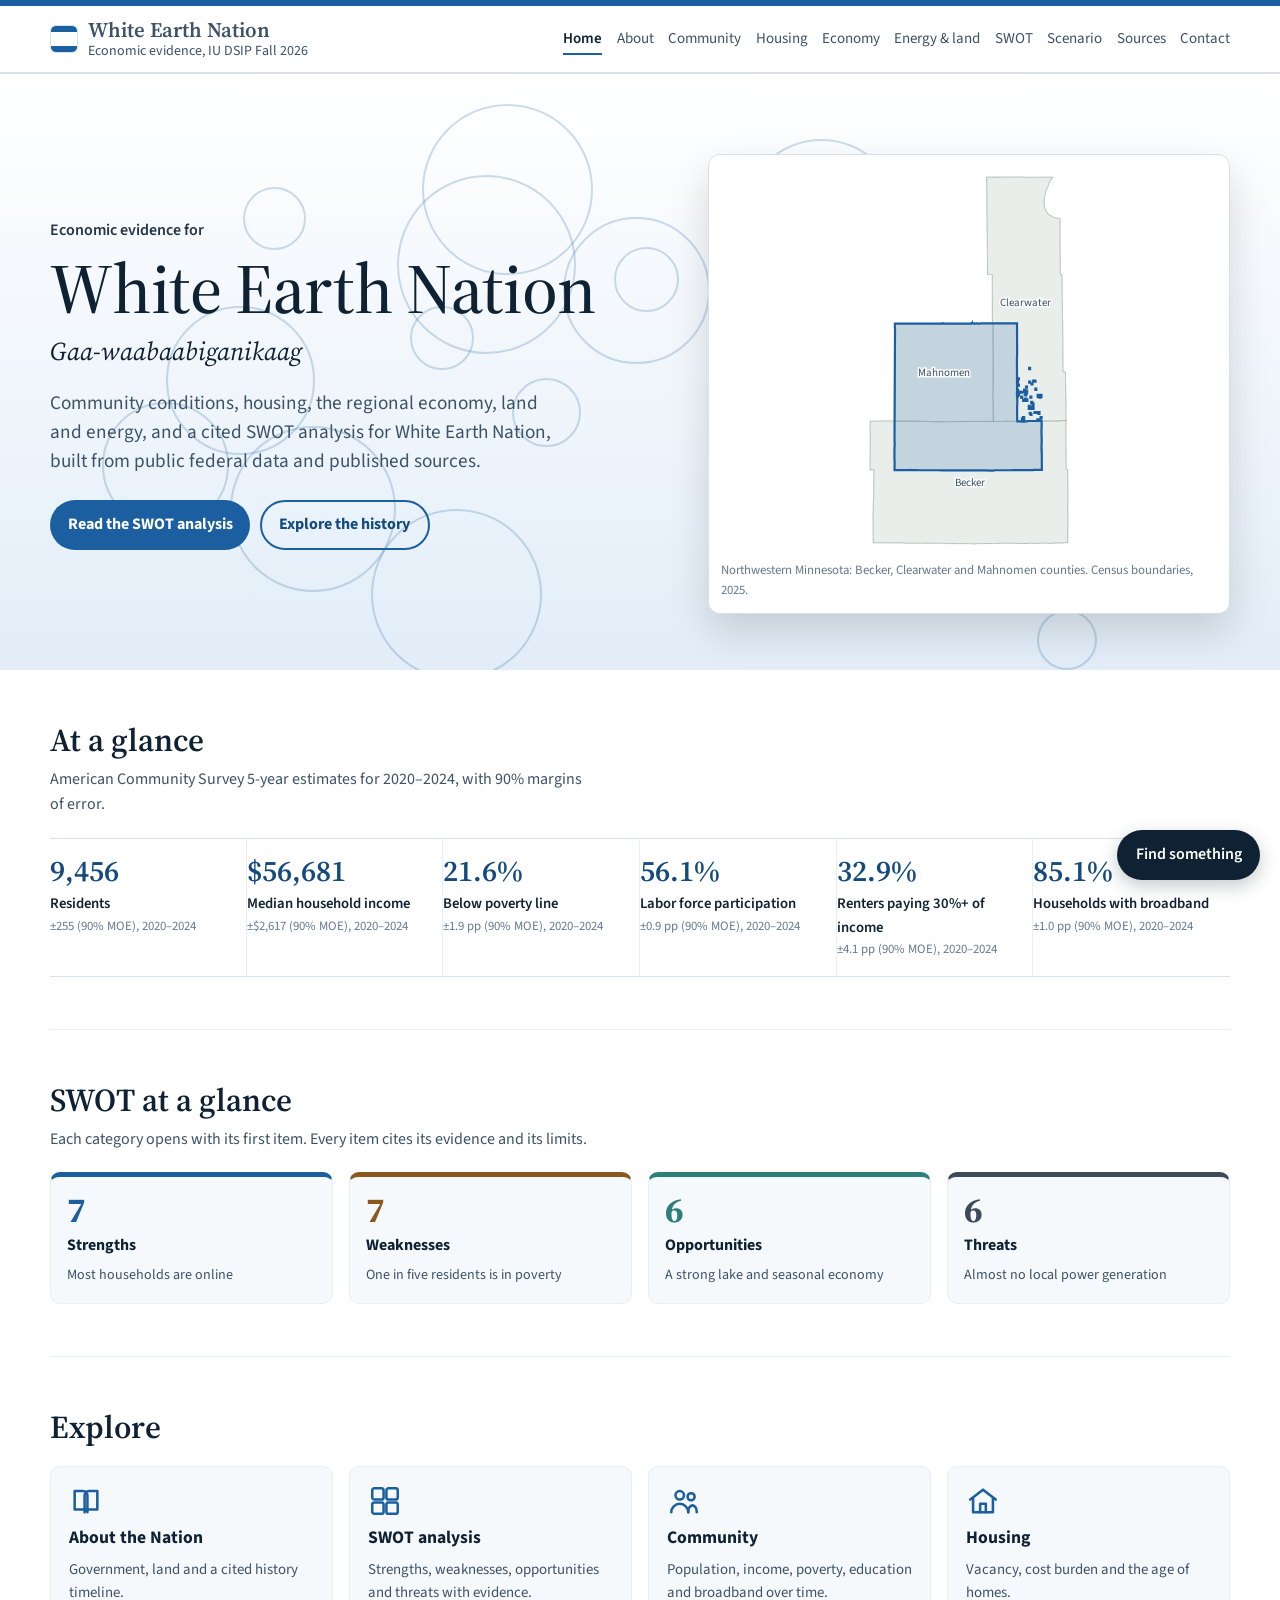
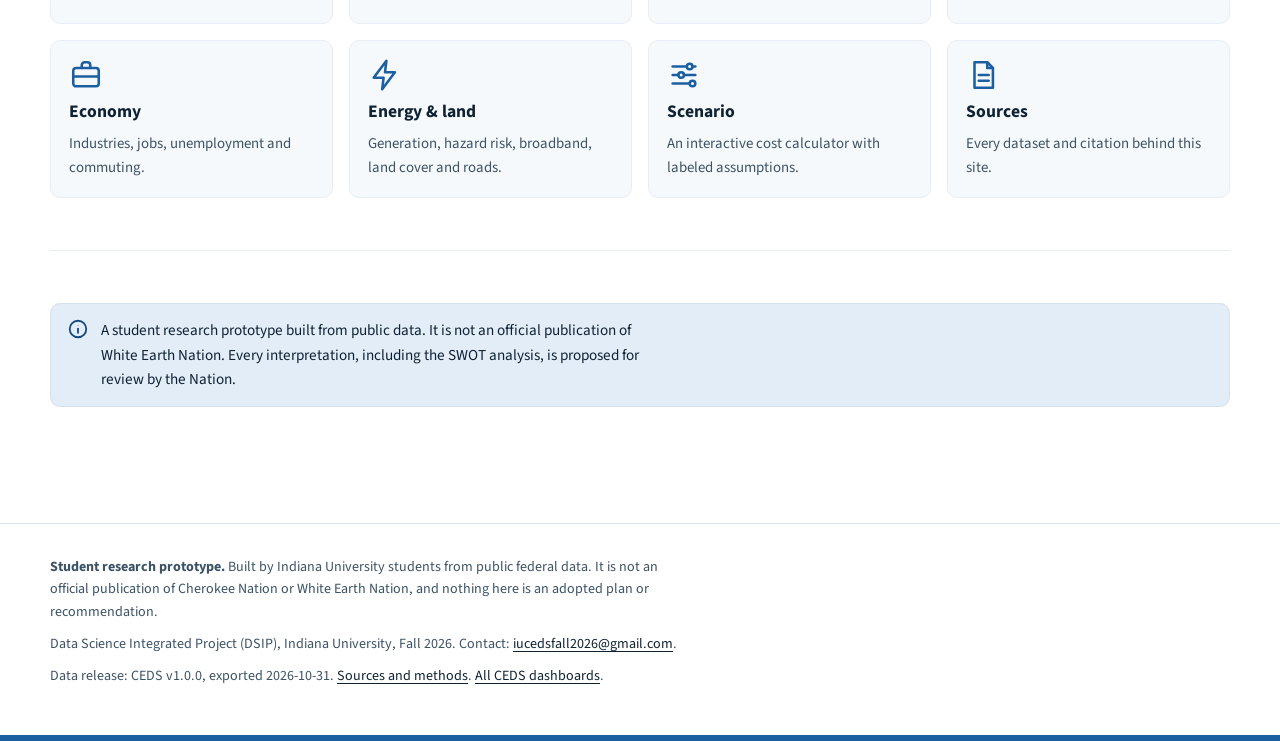
<file: index.html>
<!doctype html>
<html lang="en">
<head>
<meta charset="utf-8">
<meta name="viewport" content="width=device-width, initial-scale=1">
<meta name="robots" content="noindex, nofollow">
<meta name="description" content="Community conditions, housing, the regional economy, land and energy, and a cited SWOT analysis for White Earth Nation, built from public federal data and published sources.">
<title>White Earth Nation Economic Evidence | Community, Housing, Land & Regional Economy | Interactive D3.js Dashboards | Indiana University DSIP</title>
<link rel="icon" href="data:image/svg+xml,%3Csvg xmlns='http://www.w3.org/2000/svg' viewBox='0 0 32 32'%3E%3Crect width='32' height='32' rx='6' fill='%231c5fa0'/%3E%3Crect y='24' width='32' height='8' fill='%23ffffff'/%3E%3C/svg%3E">
<link rel="preconnect" href="https://fonts.googleapis.com">
<link rel="preconnect" href="https://fonts.gstatic.com" crossorigin>
<link rel="stylesheet" href="https://fonts.googleapis.com/css2?family=Source+Serif+4:opsz,wght@8..60,500;8..60,600;8..60,700&family=Source+Sans+3:wght@400;600;700&display=swap">
<link rel="stylesheet" href="./assets/css/style.css">
<link rel="stylesheet" href="./assets/css/theme.css">
</head>
<body class="site-white-earth" data-root="./" data-page="home" data-nation="White Earth">
<a class="skip-link" href="#main">Skip to content</a>
<header data-site-header></header>
<main id="main">
<section class="n-hero" aria-labelledby="hero-title">
  <div class="float-layer" aria-hidden="true"><span style="left:44%;top:24%;width:147px;height:147px;animation-duration:18s;animation-delay:-2s"></span><span style="left:48%;top:29%;width:65px;height:65px;animation-duration:29s;animation-delay:-17s"></span><span style="left:32%;top:39%;width:64px;height:64px;animation-duration:14s;animation-delay:-17s"></span><span style="left:8%;top:55%;width:127px;height:127px;animation-duration:26s;animation-delay:-10s"></span><span style="left:31%;top:17%;width:179px;height:179px;animation-duration:20s;animation-delay:-25s"></span><span style="left:33%;top:5%;width:171px;height:171px;animation-duration:30s;animation-delay:-8s"></span><span style="left:18%;top:59%;width:166px;height:166px;animation-duration:17s;animation-delay:-0s"></span><span style="left:13%;top:39%;width:149px;height:149px;animation-duration:22s;animation-delay:-5s"></span><span style="left:58%;top:11%;width:159px;height:159px;animation-duration:19s;animation-delay:-19s"></span><span style="left:81%;top:90%;width:60px;height:60px;animation-duration:16s;animation-delay:-27s"></span><span style="left:56%;top:49%;width:78px;height:78px;animation-duration:14s;animation-delay:-19s"></span><span style="left:29%;top:73%;width:171px;height:171px;animation-duration:22s;animation-delay:-13s"></span><span style="left:40%;top:51%;width:69px;height:69px;animation-duration:26s;animation-delay:-18s"></span><span style="left:19%;top:19%;width:63px;height:63px;animation-duration:16s;animation-delay:-0s"></span></div>
  <div class="wrap">
    <div>
      <p class="kicker">Economic evidence for</p>
      <h1 id="hero-title">White Earth Nation</h1>
      <p class="native-name">Gaa-waabaabiganikaag</p>
      <p class="lead">Community conditions, housing, the regional economy, land and energy, and a cited SWOT analysis for White Earth Nation, built from public federal data and published sources.</p>
      <div class="cta"><a class="btn primary" href="swot/">Read the SWOT analysis</a><a class="btn ghost" href="about/">Explore the history</a></div>
    </div>
    <figure class="hero-map" style="margin:0">
      <div id="map-chart" class="chart"></div>
      <figcaption class="source" style="margin-top:.4rem">Northwestern Minnesota: Becker, Clearwater and Mahnomen counties. Census boundaries, 2025.</figcaption>
    </figure>
  </div>
</section>
<div class="wrap">
  <section class="section" id="overview" aria-labelledby="glance-h">
    <header><h2 id="glance-h">At a glance</h2><p>American Community Survey 5-year estimates for <span data-period>2020–2024</span>, with 90% margins of error.</p></header>
    <div class="figures" id="figures"><p class="loading">Loading…</p></div>
  </section>
  <section class="section" id="swot-snapshot" aria-labelledby="snap-h">
    <header><h2 id="snap-h">SWOT at a glance</h2><p>Each category opens with its first item. Every item cites its evidence and its limits.</p></header>
    <div class="snap"><a href="swot/#list" style="--q:var(--q-s)"><b data-swot-count="Strength">0</b><em>Strengths</em><span data-swot-first="Strength"></span></a><a href="swot/#list" style="--q:var(--q-w)"><b data-swot-count="Weakness">0</b><em>Weaknesses</em><span data-swot-first="Weakness"></span></a><a href="swot/#list" style="--q:var(--q-o)"><b data-swot-count="Opportunity">0</b><em>Opportunities</em><span data-swot-first="Opportunity"></span></a><a href="swot/#list" style="--q:var(--q-t)"><b data-swot-count="Threat">0</b><em>Threats</em><span data-swot-first="Threat"></span></a></div>
  </section>
  <section class="section" aria-labelledby="explore-h">
    <header><h2 id="explore-h">Explore</h2></header>
    <div class="explore"><a href="about/"><svg viewBox="0 0 24 24" aria-hidden="true"><path d="M4 5h6a3 3 0 0 1 3 3v12a2 2 0 0 0-2-2H4z"/><path d="M20 5h-6a3 3 0 0 0-3 3v12a2 2 0 0 1 2-2h7z"/></svg><strong>About the Nation</strong><span>Government, land and a cited history timeline.</span></a><a href="swot/"><svg viewBox="0 0 24 24" aria-hidden="true"><rect x="3" y="3" width="8" height="8" rx="1.5"/><rect x="13" y="3" width="8" height="8" rx="1.5"/><rect x="3" y="13" width="8" height="8" rx="1.5"/><rect x="13" y="13" width="8" height="8" rx="1.5"/></svg><strong>SWOT analysis</strong><span>Strengths, weaknesses, opportunities and threats with evidence.</span></a><a href="community/"><svg viewBox="0 0 24 24" aria-hidden="true"><circle cx="9" cy="8" r="3"/><circle cx="17" cy="9" r="2.5"/><path d="M3 20c0-3.3 2.7-6 6-6s6 2.7 6 6"/><path d="M15 20c0-2.5 1-4.5 3-5 2 .5 3 2.5 3 5"/></svg><strong>Community</strong><span>Population, income, poverty, education and broadband over time.</span></a><a href="housing/"><svg viewBox="0 0 24 24" aria-hidden="true"><path d="M3 11l9-7 9 7"/><path d="M5 10v10h14V10"/><path d="M10 20v-6h4v6"/></svg><strong>Housing</strong><span>Vacancy, cost burden and the age of homes.</span></a><a href="economy/"><svg viewBox="0 0 24 24" aria-hidden="true"><rect x="3" y="7" width="18" height="13" rx="2"/><path d="M9 7V5a2 2 0 0 1 2-2h2a2 2 0 0 1 2 2v2"/><path d="M3 13h18"/></svg><strong>Economy</strong><span>Industries, jobs, unemployment and commuting.</span></a><a href="energy/"><svg viewBox="0 0 24 24" aria-hidden="true"><path d="M13 2L4 14h7l-1 8 9-12h-7z"/></svg><strong>Energy & land</strong><span>Generation, hazard risk, broadband, land cover and roads.</span></a><a href="scenario/"><svg viewBox="0 0 24 24" aria-hidden="true"><path d="M4 6h10"/><path d="M18 6h2"/><circle cx="16" cy="6" r="2"/><path d="M4 12h4"/><path d="M12 12h8"/><circle cx="10" cy="12" r="2"/><path d="M4 18h12"/><circle cx="18" cy="18" r="2"/></svg><strong>Scenario</strong><span>An interactive cost calculator with labeled assumptions.</span></a><a href="sources/"><svg viewBox="0 0 24 24" aria-hidden="true"><path d="M6 3h9l4 4v14H6z"/><path d="M15 3v4h4"/><path d="M9 12h7M9 16h7"/></svg><strong>Sources</strong><span>Every dataset and citation behind this site.</span></a></div>
  </section>
  <section class="section">
    <div class="review-note"><svg viewBox="0 0 24 24" aria-hidden="true"><circle cx="12" cy="12" r="9"/><path d="M12 11v6M12 7.5v.5"/></svg><p style="margin:0">A student research prototype built from public data. It is not an official publication of White Earth Nation. Every interpretation, including the SWOT analysis, is proposed for review by the Nation.</p></div>
  </section>
</div>
</main>
<footer data-site-footer></footer>
<script src="./assets/js/site-config.js"></script>
<script src="./assets/vendor/d3.v7.9.0.min.js"></script>
<script src="./assets/js/core.js"></script>
<script src="./assets/js/charts.js"></script>
<script src="./assets/js/maps.js"></script>
<script src="./assets/js/navigator.js"></script>
<script src="./assets/js/pages/nation.js"></script>
<script src="./assets/js/pages/home.js"></script>
</body>
</html>
</file>
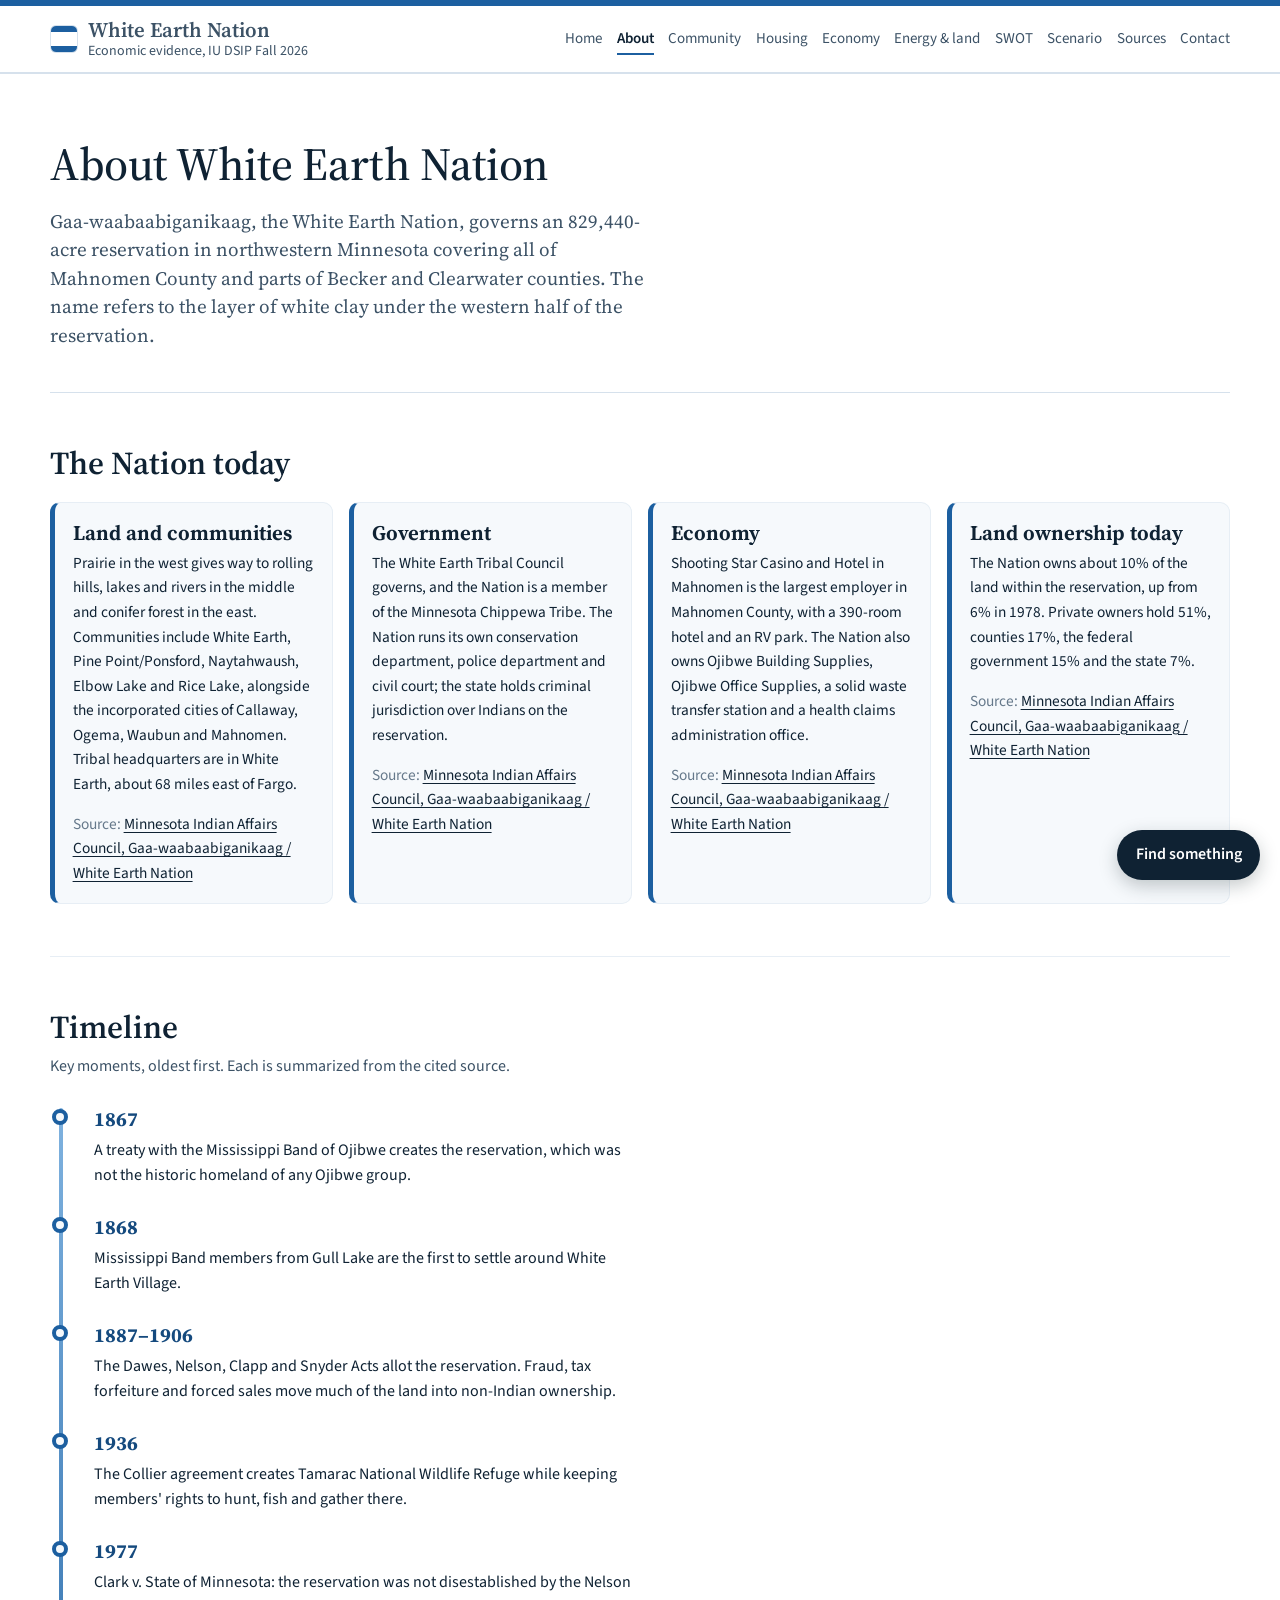
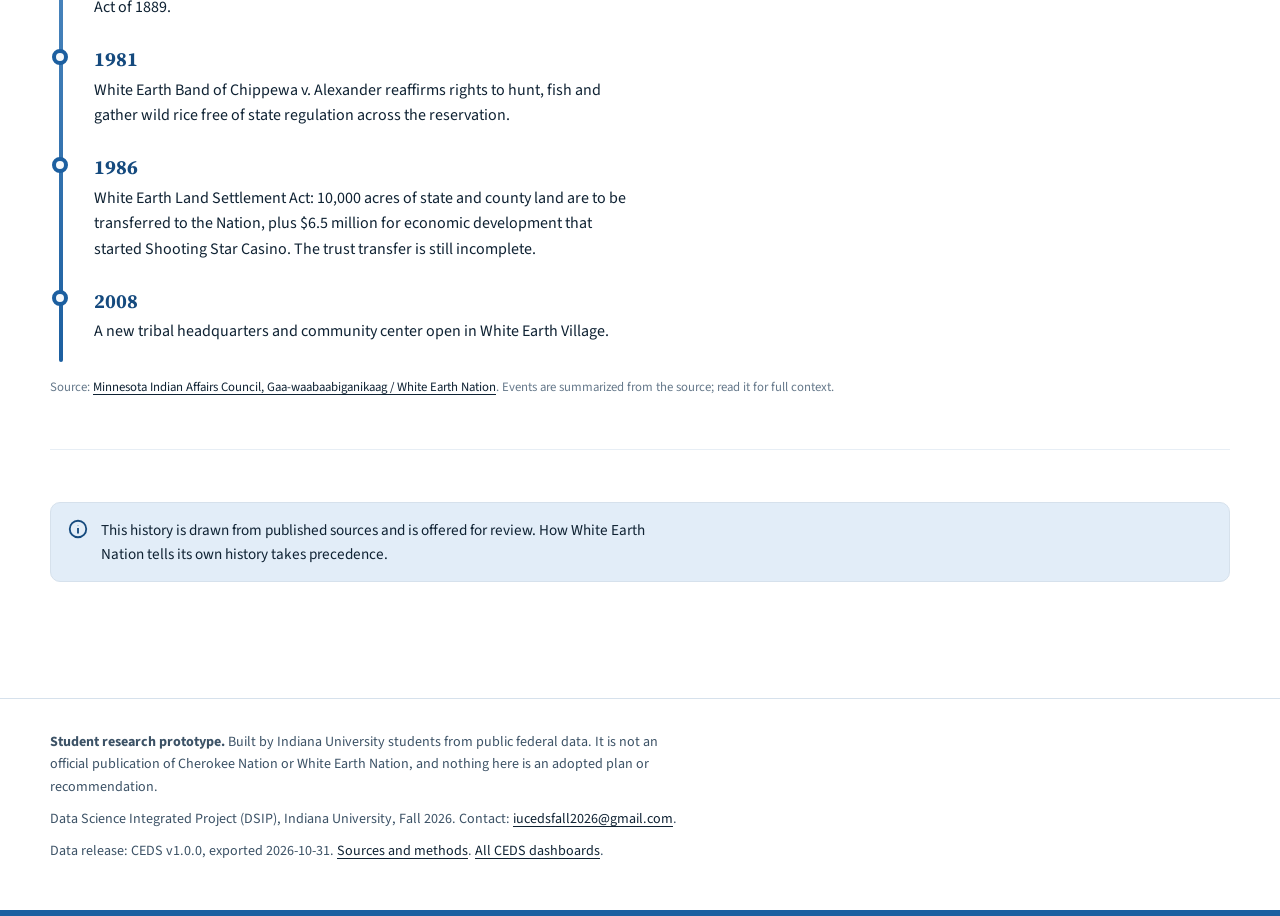
<file: about/index.html>
<!doctype html>
<html lang="en">
<head>
<meta charset="utf-8">
<meta name="viewport" content="width=device-width, initial-scale=1">
<meta name="robots" content="noindex, nofollow">
<meta name="description" content="Community conditions, housing, the regional economy, land and energy, and a cited SWOT analysis for White Earth Nation, built from public federal data and published sources.">
<title>About | White Earth Nation</title>
<link rel="icon" href="data:image/svg+xml,%3Csvg xmlns='http://www.w3.org/2000/svg' viewBox='0 0 32 32'%3E%3Crect width='32' height='32' rx='6' fill='%231c5fa0'/%3E%3Crect y='24' width='32' height='8' fill='%23ffffff'/%3E%3C/svg%3E">
<link rel="preconnect" href="https://fonts.googleapis.com">
<link rel="preconnect" href="https://fonts.gstatic.com" crossorigin>
<link rel="stylesheet" href="https://fonts.googleapis.com/css2?family=Source+Serif+4:opsz,wght@8..60,500;8..60,600;8..60,700&family=Source+Sans+3:wght@400;600;700&display=swap">
<link rel="stylesheet" href="../assets/css/style.css">
<link rel="stylesheet" href="../assets/css/theme.css">
</head>
<body class="site-white-earth" data-root="../" data-page="about" data-nation="White Earth">
<a class="skip-link" href="#main">Skip to content</a>
<header data-site-header></header>
<main id="main">
<div class="wrap">
  <section class="page-head">
    <h1>About White Earth Nation</h1>
    <p class="lead" id="about-lead"></p>
  </section>
  <section class="section" aria-labelledby="facts-h">
    <header><h2 id="facts-h">The Nation today</h2></header>
    <div class="facts" id="about-facts"><p class="loading">Loading…</p></div>
  </section>
  <section class="section" aria-labelledby="tl-h">
    <header><h2 id="tl-h">Timeline</h2><p>Key moments, oldest first. Each is summarized from the cited source.</p></header>
    <ol class="timeline" id="timeline"></ol>
    <p class="source" id="timeline-source"></p>
  </section>
  <section class="section">
    <div class="review-note"><svg viewBox="0 0 24 24" aria-hidden="true"><circle cx="12" cy="12" r="9"/><path d="M12 11v6M12 7.5v.5"/></svg><p style="margin:0">This history is drawn from published sources and is offered for review. How White Earth Nation tells its own history takes precedence.</p></div>
  </section>
</div>
</main>
<footer data-site-footer></footer>
<script src="../assets/js/site-config.js"></script>
<script src="../assets/vendor/d3.v7.9.0.min.js"></script>
<script src="../assets/js/core.js"></script>
<script src="../assets/js/charts.js"></script>
<script src="../assets/js/maps.js"></script>
<script src="../assets/js/navigator.js"></script>
<script src="../assets/js/pages/about.js"></script>
</body>
</html>
</file>
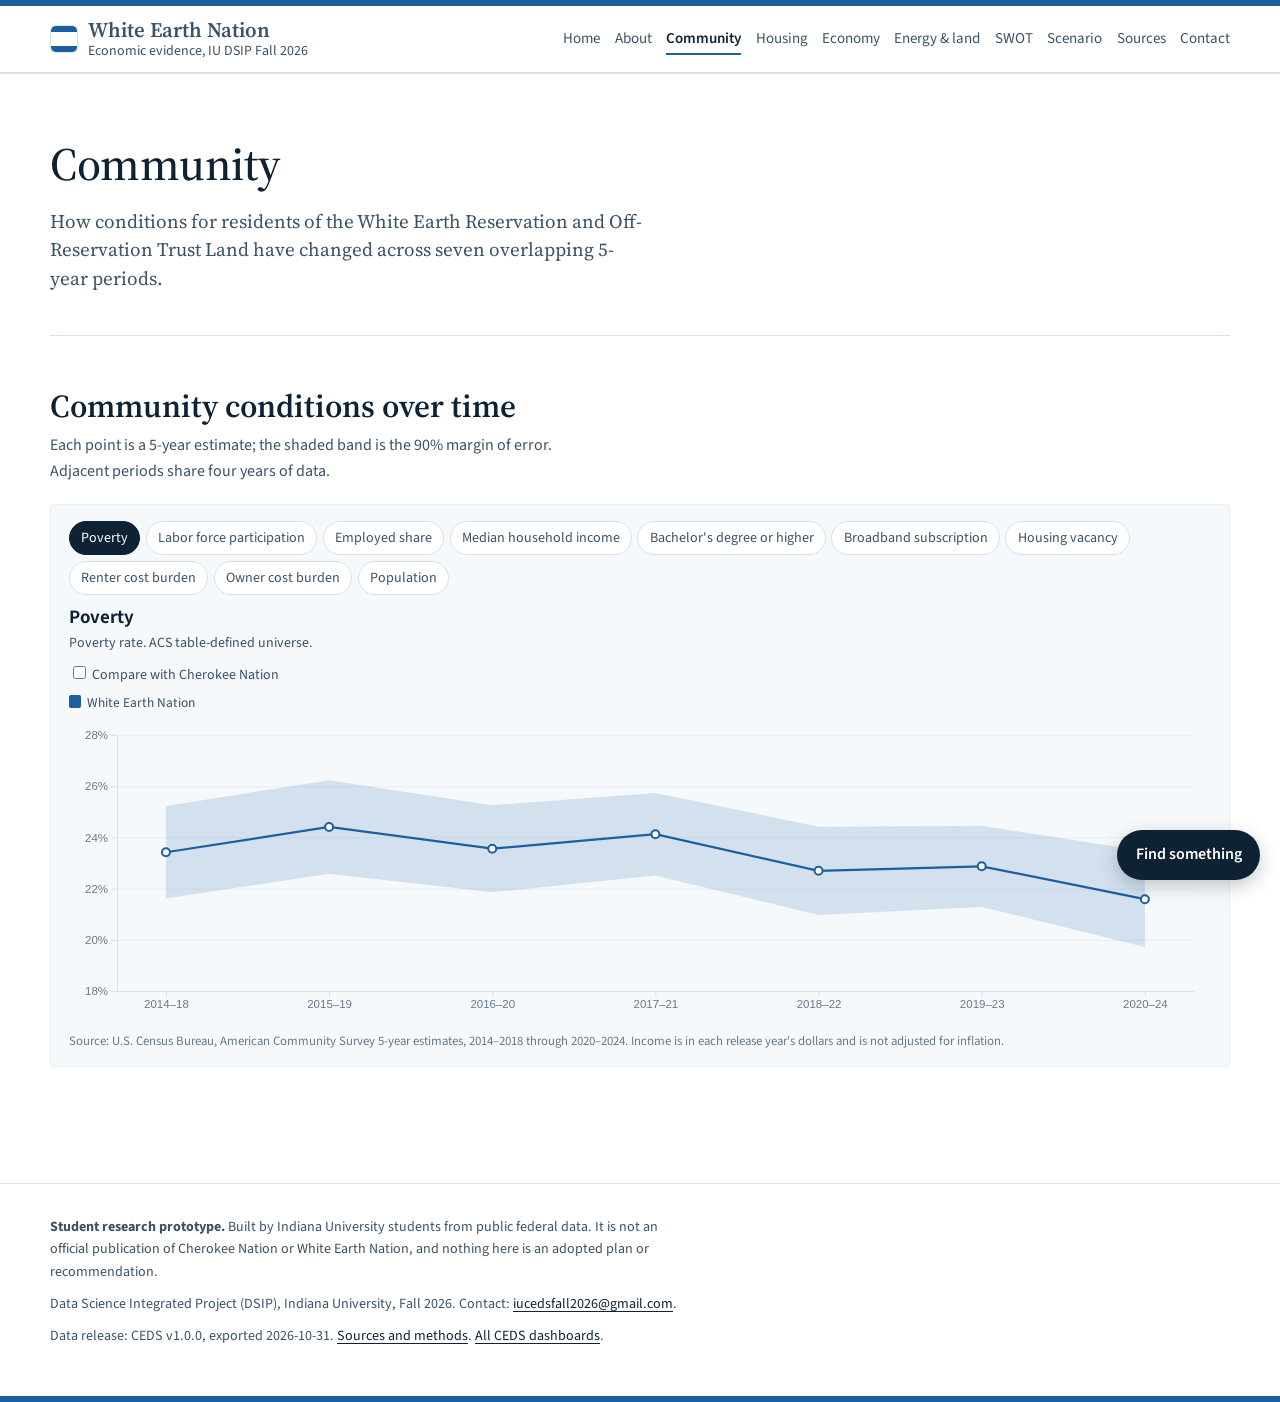
<file: community/index.html>
<!doctype html>
<html lang="en">
<head>
<meta charset="utf-8">
<meta name="viewport" content="width=device-width, initial-scale=1">
<meta name="robots" content="noindex, nofollow">
<meta name="description" content="Community conditions, housing, the regional economy, land and energy, and a cited SWOT analysis for White Earth Nation, built from public federal data and published sources.">
<title>Community | White Earth Nation</title>
<link rel="icon" href="data:image/svg+xml,%3Csvg xmlns='http://www.w3.org/2000/svg' viewBox='0 0 32 32'%3E%3Crect width='32' height='32' rx='6' fill='%231c5fa0'/%3E%3Crect y='24' width='32' height='8' fill='%23ffffff'/%3E%3C/svg%3E">
<link rel="preconnect" href="https://fonts.googleapis.com">
<link rel="preconnect" href="https://fonts.gstatic.com" crossorigin>
<link rel="stylesheet" href="https://fonts.googleapis.com/css2?family=Source+Serif+4:opsz,wght@8..60,500;8..60,600;8..60,700&family=Source+Sans+3:wght@400;600;700&display=swap">
<link rel="stylesheet" href="../assets/css/style.css">
<link rel="stylesheet" href="../assets/css/theme.css">
</head>
<body class="site-white-earth" data-root="../" data-page="community" data-nation="White Earth">
<a class="skip-link" href="#main">Skip to content</a>
<header data-site-header></header>
<main id="main">
<div class="wrap">
  <section class="page-head">
    <h1>Community</h1>
    <p class="lead">How conditions for residents of the White Earth Reservation and Off-Reservation Trust Land have changed across seven overlapping 5-year periods.</p>
  </section>
  <section class="section" id="trends" aria-labelledby="trends-h">
    <header><h2 id="trends-h">Community conditions over time</h2>
      <p>Each point is a 5-year estimate; the shaded band is the 90% margin of error. Adjacent periods share four years of data.</p></header>
    <div class="figure">
      <div class="seg" id="trend-seg" role="group" aria-label="Choose an indicator"></div>
      <h3 id="trend-title">Poverty</h3>
      <p class="sub" id="trend-def"></p>
      <label class="sub"><input type="checkbox" id="trend-compare"> Compare with Cherokee Nation</label>
      <ul class="legend" id="trend-legend"></ul>
      <div id="trend-chart" class="chart"></div>
      <p class="source">Source: U.S. Census Bureau, American Community Survey 5-year estimates, 2014–2018 through 2020–2024. Income is in each release year's dollars and is not adjusted for inflation.</p>
    </div>
  </section>
</div>
</main>
<footer data-site-footer></footer>
<script src="../assets/js/site-config.js"></script>
<script src="../assets/vendor/d3.v7.9.0.min.js"></script>
<script src="../assets/js/core.js"></script>
<script src="../assets/js/charts.js"></script>
<script src="../assets/js/maps.js"></script>
<script src="../assets/js/navigator.js"></script>
<script src="../assets/js/pages/nation.js"></script>
</body>
</html>
</file>
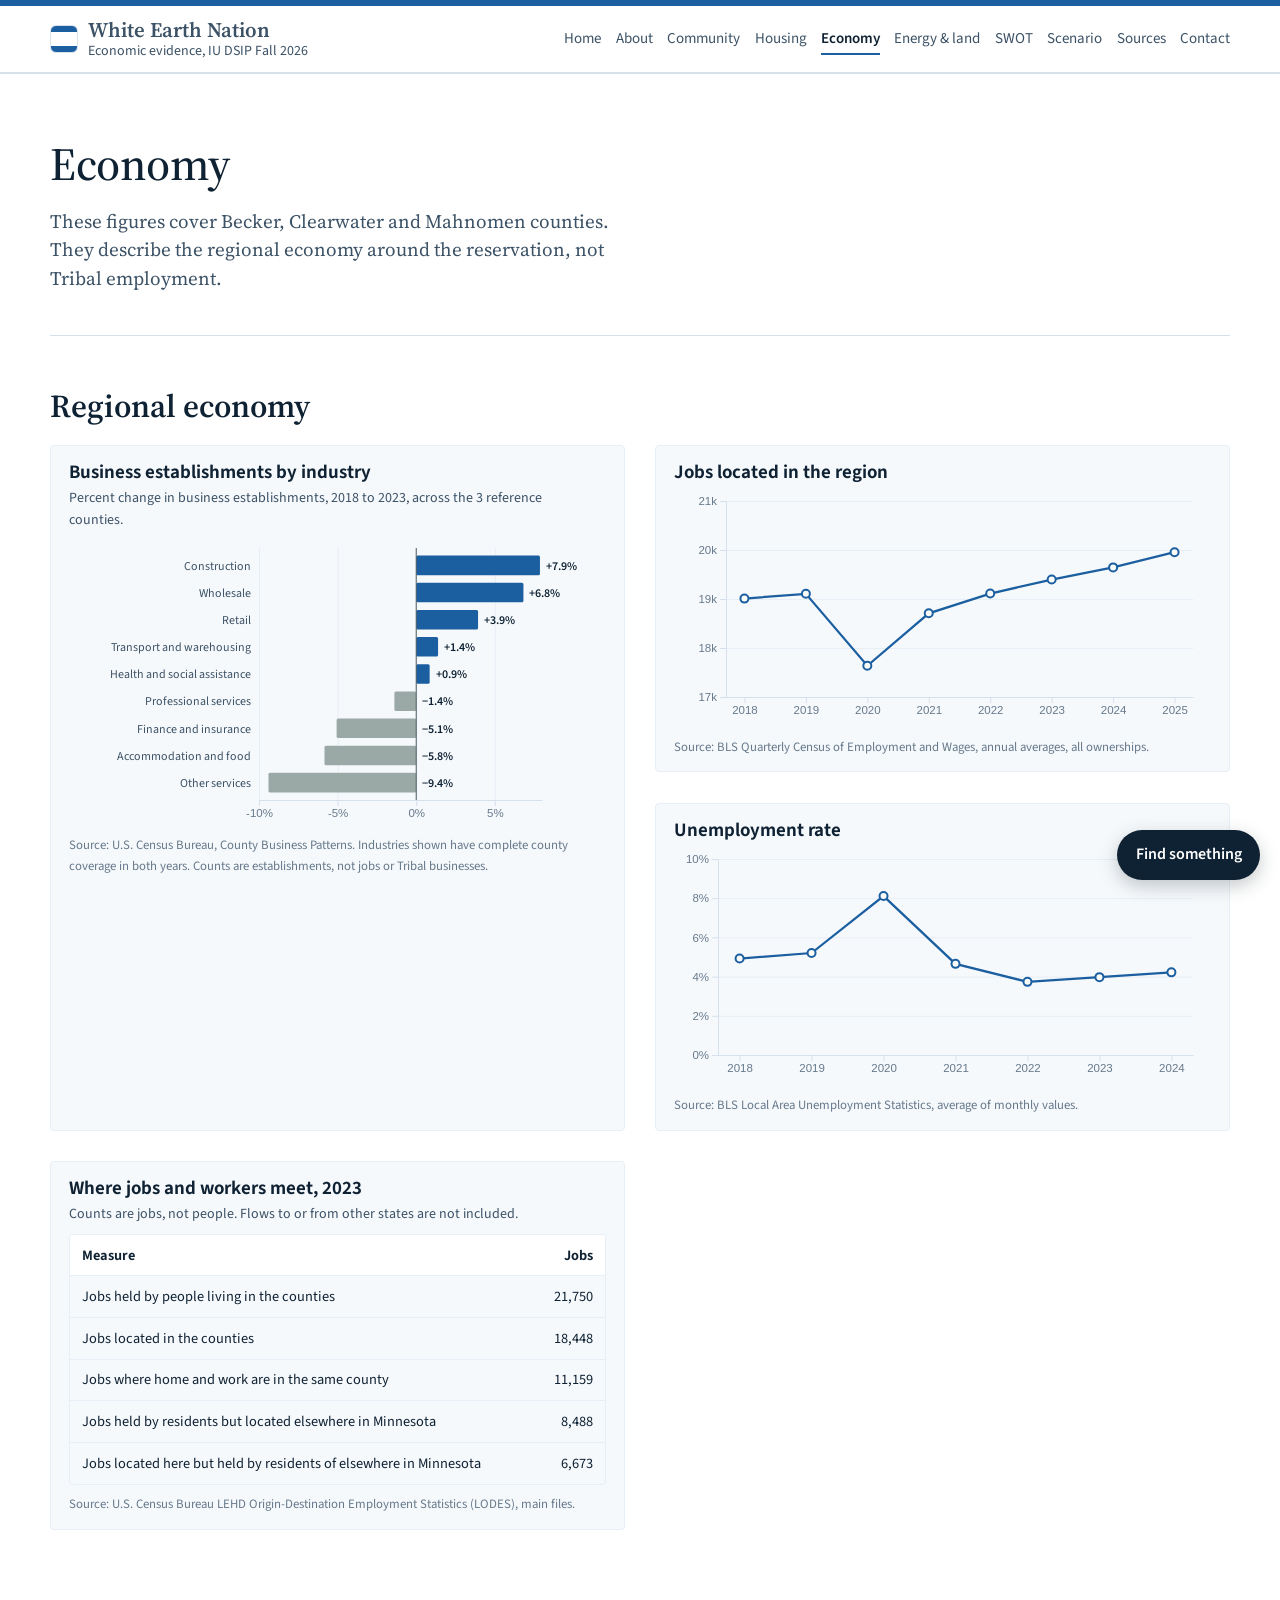
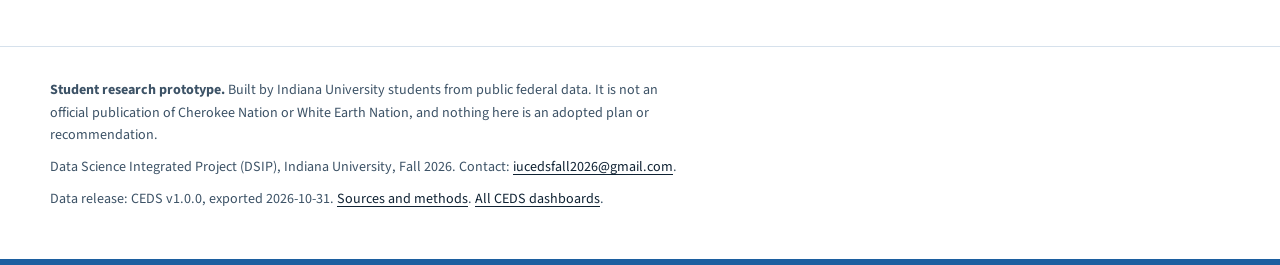
<file: economy/index.html>
<!doctype html>
<html lang="en">
<head>
<meta charset="utf-8">
<meta name="viewport" content="width=device-width, initial-scale=1">
<meta name="robots" content="noindex, nofollow">
<meta name="description" content="Community conditions, housing, the regional economy, land and energy, and a cited SWOT analysis for White Earth Nation, built from public federal data and published sources.">
<title>Economy | White Earth Nation</title>
<link rel="icon" href="data:image/svg+xml,%3Csvg xmlns='http://www.w3.org/2000/svg' viewBox='0 0 32 32'%3E%3Crect width='32' height='32' rx='6' fill='%231c5fa0'/%3E%3Crect y='24' width='32' height='8' fill='%23ffffff'/%3E%3C/svg%3E">
<link rel="preconnect" href="https://fonts.googleapis.com">
<link rel="preconnect" href="https://fonts.gstatic.com" crossorigin>
<link rel="stylesheet" href="https://fonts.googleapis.com/css2?family=Source+Serif+4:opsz,wght@8..60,500;8..60,600;8..60,700&family=Source+Sans+3:wght@400;600;700&display=swap">
<link rel="stylesheet" href="../assets/css/style.css">
<link rel="stylesheet" href="../assets/css/theme.css">
</head>
<body class="site-white-earth" data-root="../" data-page="economy" data-nation="White Earth">
<a class="skip-link" href="#main">Skip to content</a>
<header data-site-header></header>
<main id="main">
<div class="wrap">
  <section class="page-head">
    <h1>Economy</h1>
    <p class="lead">These figures cover Becker, Clearwater and Mahnomen counties. They describe the regional economy around the reservation, not Tribal employment.</p>
  </section>
  <section class="section" id="economy" aria-labelledby="economy-h">
    <header><h2 id="economy-h">Regional economy</h2>
      </header>
    <div class="grid-2">
      <div class="figure">
        <h3>Business establishments by industry</h3>
        <p class="sub" id="industry-sub"></p>
        <div id="industry-chart" class="chart"></div>
        <p class="source">Source: U.S. Census Bureau, County Business Patterns. Industries shown have complete county coverage in both years. Counts are establishments, not jobs or Tribal businesses.</p>
      </div>
      <div>
        <div class="figure">
          <h3>Jobs located in the region</h3>
          <div id="jobs-chart" class="chart"></div>
          <p class="source">Source: BLS Quarterly Census of Employment and Wages, annual averages, all ownerships.</p>
        </div>
        <div class="figure" style="margin-top: var(--gap)">
          <h3>Unemployment rate</h3>
          <div id="unemp-chart" class="chart"></div>
          <p class="source">Source: BLS Local Area Unemployment Statistics, average of monthly values.</p>
        </div>
      </div>
      <div class="figure">
        <h3>Where jobs and workers meet, <span id="commute-year"></span></h3>
        <p class="sub">Counts are jobs, not people. Flows to or from other states are not included.</p>
        <div class="table-wrap"><table id="commute-table"><thead><tr><th>Measure</th><th class="num">Jobs</th></tr></thead><tbody></tbody></table></div>
        <p class="source">Source: U.S. Census Bureau LEHD Origin-Destination Employment Statistics (LODES), main files.</p>
      </div>
    </div>
  </section>
</div>
</main>
<footer data-site-footer></footer>
<script src="../assets/js/site-config.js"></script>
<script src="../assets/vendor/d3.v7.9.0.min.js"></script>
<script src="../assets/js/core.js"></script>
<script src="../assets/js/charts.js"></script>
<script src="../assets/js/maps.js"></script>
<script src="../assets/js/navigator.js"></script>
<script src="../assets/js/pages/nation.js"></script>
</body>
</html>
</file>
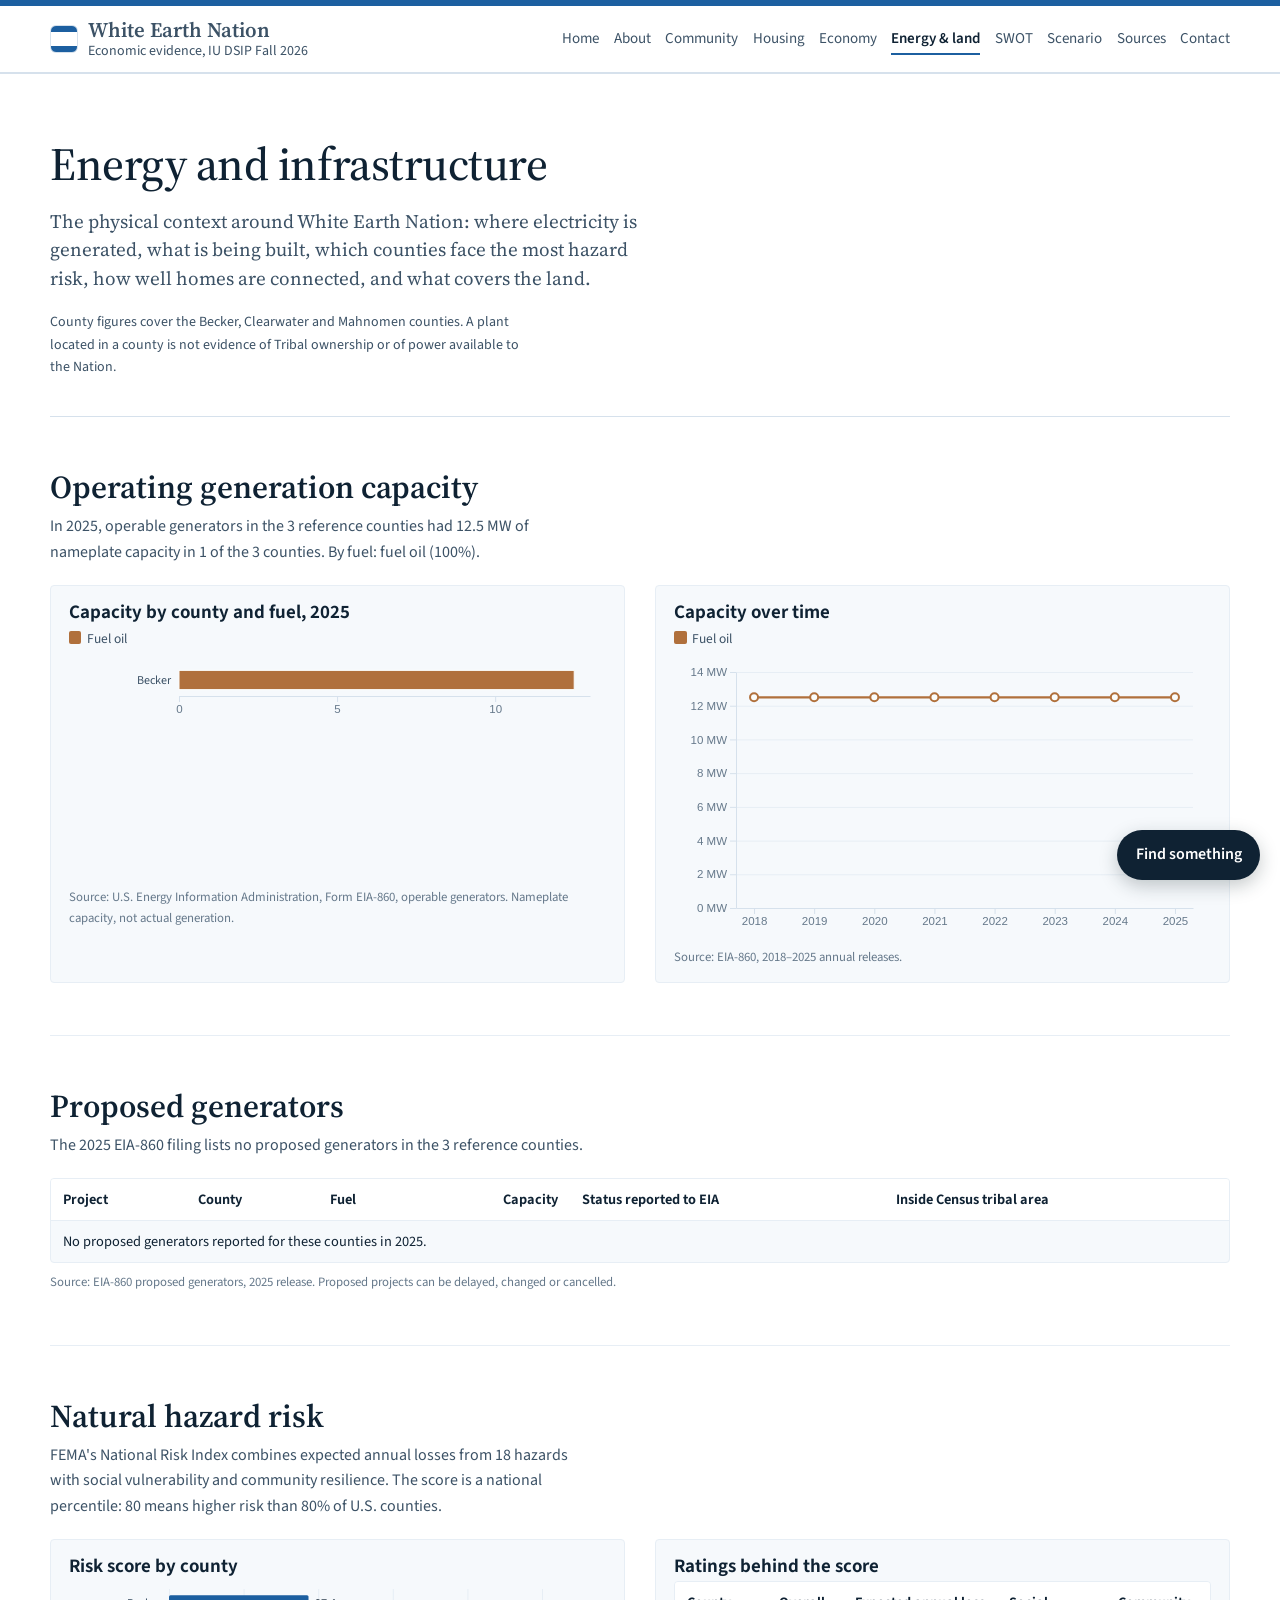
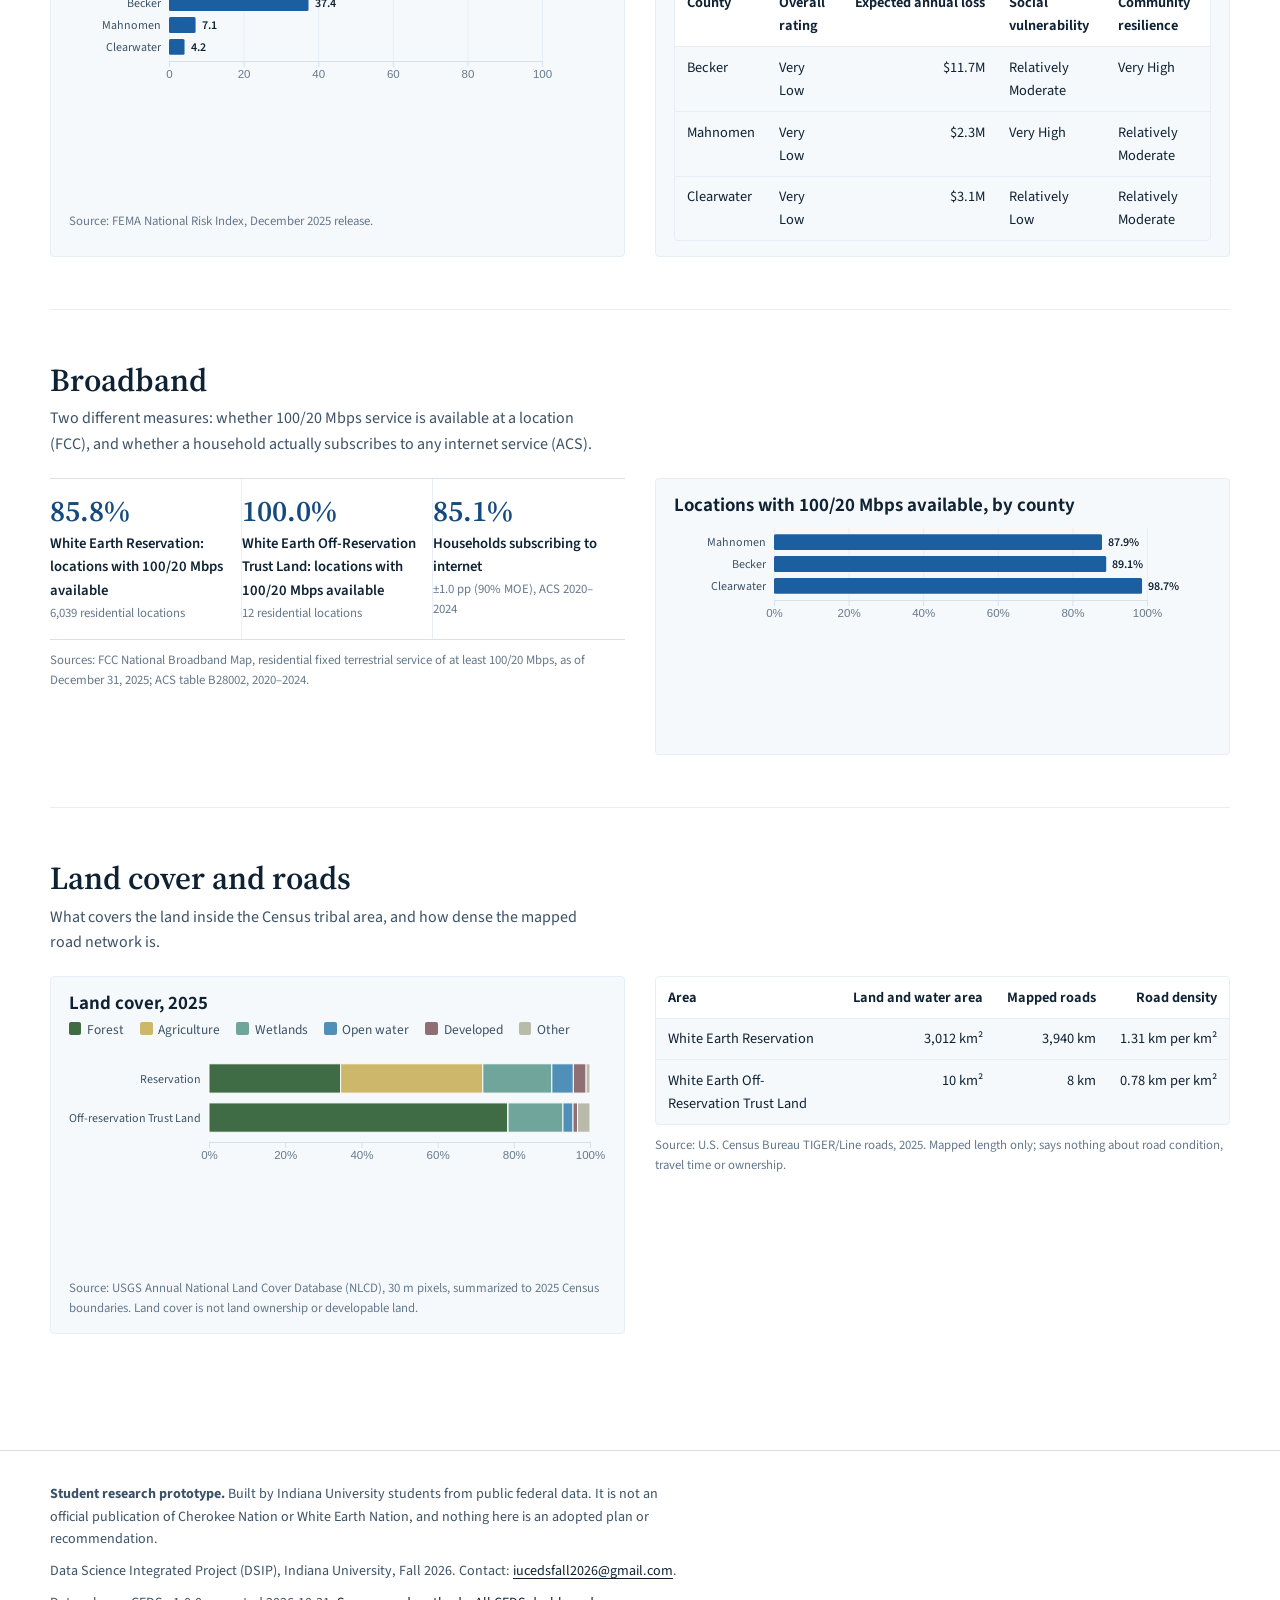
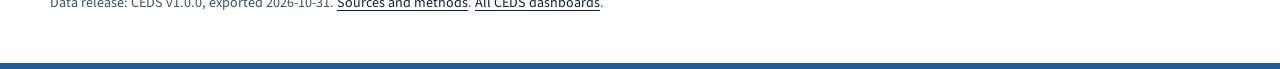
<file: energy/index.html>
<!doctype html>
<html lang="en">
<head>
<meta charset="utf-8">
<meta name="viewport" content="width=device-width, initial-scale=1">
<meta name="robots" content="noindex, nofollow">
<meta name="description" content="Community conditions, housing, the regional economy, land and energy, and a cited SWOT analysis for White Earth Nation, built from public federal data and published sources.">
<title>Energy and land | White Earth Nation</title>
<link rel="icon" href="data:image/svg+xml,%3Csvg xmlns='http://www.w3.org/2000/svg' viewBox='0 0 32 32'%3E%3Crect width='32' height='32' rx='6' fill='%231c5fa0'/%3E%3Crect y='24' width='32' height='8' fill='%23ffffff'/%3E%3C/svg%3E">
<link rel="preconnect" href="https://fonts.googleapis.com">
<link rel="preconnect" href="https://fonts.gstatic.com" crossorigin>
<link rel="stylesheet" href="https://fonts.googleapis.com/css2?family=Source+Serif+4:opsz,wght@8..60,500;8..60,600;8..60,700&family=Source+Sans+3:wght@400;600;700&display=swap">
<link rel="stylesheet" href="../assets/css/style.css">
<link rel="stylesheet" href="../assets/css/theme.css">
</head>
<body class="site-white-earth" data-root="../" data-page="energy" data-nation="White Earth">
<a class="skip-link" href="#main">Skip to content</a>
<header data-site-header></header>
<main id="main">
<div class="wrap">
  <section class="page-head">
    <h1>Energy and infrastructure</h1>
    <p class="lead">The physical context around White Earth Nation: where electricity is generated, what is being built, which counties face the most hazard risk, how well homes are connected, and what covers the land.</p>
    <p class="geo-note">County figures cover the Becker, Clearwater and Mahnomen counties. A plant located in a county is not evidence of Tribal ownership or of power available to the Nation.</p>
  </section>

  <section class="section" id="capacity" aria-labelledby="capacity-h">
    <header><h2 id="capacity-h">Operating generation capacity</h2>
      <p id="capacity-intro"></p></header>
    <div class="grid-2">
      <div class="figure">
        <h3>Capacity by county and fuel, <span class="ey"></span></h3>
        <ul class="legend" id="fuel-legend"></ul>
        <div id="capacity-chart" class="chart"></div>
        <p class="source">Source: U.S. Energy Information Administration, Form EIA-860, operable generators. Nameplate capacity, not actual generation.</p>
      </div>
      <div class="figure">
        <h3>Capacity over time</h3>
        <ul class="legend" id="fuel-trend-legend"></ul>
        <div id="capacity-trend" class="chart"></div>
        <p class="source">Source: EIA-860, 2018–2025 annual releases.</p>
      </div>
    </div>
  </section>

  <section class="section" id="proposed" aria-labelledby="proposed-h">
    <header><h2 id="proposed-h">Proposed generators</h2>
      <p id="proposed-intro"></p></header>
    <div class="table-wrap"><table id="proposed-table">
      <thead><tr><th>Project</th><th>County</th><th>Fuel</th><th class="num">Capacity</th><th>Status reported to EIA</th><th>Inside Census tribal area</th></tr></thead>
      <tbody></tbody></table></div>
    <p class="source">Source: EIA-860 proposed generators, <span class="py"></span> release. Proposed projects can be delayed, changed or cancelled.</p>
  </section>

  <section class="section" id="hazard" aria-labelledby="hazard-h">
    <header><h2 id="hazard-h">Natural hazard risk</h2>
      <p>FEMA's National Risk Index combines expected annual losses from 18 hazards with social vulnerability and community resilience. The score is a national percentile: 80 means higher risk than 80% of U.S. counties.</p></header>
    <div class="grid-2">
      <div class="figure">
        <h3>Risk score by county</h3>
        <div id="hazard-chart" class="chart"></div>
        <p class="source">Source: FEMA National Risk Index, <span class="nri"></span>.</p>
      </div>
      <div class="figure">
        <h3>Ratings behind the score</h3>
        <div class="table-wrap"><table id="hazard-table"><thead><tr><th>County</th><th>Overall rating</th><th class="num">Expected annual loss</th><th>Social vulnerability</th><th>Community resilience</th></tr></thead><tbody></tbody></table></div>
      </div>
    </div>
  </section>

  <section class="section" id="broadband" aria-labelledby="broadband-h">
    <header><h2 id="broadband-h">Broadband</h2>
      <p>Two different measures: whether 100/20 Mbps service is available at a location (FCC), and whether a household actually subscribes to any internet service (ACS).</p></header>
    <div class="grid-2">
      <div>
        <div class="figures" id="bb-figures"></div>
        <p class="source">Sources: FCC National Broadband Map, residential fixed terrestrial service of at least 100/20 Mbps, as of <span class="fcc"></span>; ACS table B28002, <span data-period>2020–2024</span>.</p>
      </div>
      <div class="figure">
        <h3>Locations with 100/20 Mbps available, by county</h3>
        <div id="bb-chart" class="chart"></div>
      </div>
    </div>
  </section>

  <section class="section" id="land" aria-labelledby="land-h">
    <header><h2 id="land-h">Land cover and roads</h2>
      <p>What covers the land inside the Census tribal area, and how dense the mapped road network is.</p></header>
    <div class="grid-2">
      <div class="figure">
        <h3>Land cover, <span class="ly"></span></h3>
        <ul class="legend" id="land-legend"></ul>
        <div id="land-chart" class="chart"></div>
        <p class="source">Source: USGS Annual National Land Cover Database (NLCD), 30 m pixels, summarized to 2025 Census boundaries. Land cover is not land ownership or developable land.</p>
      </div>
      <div>
        <div class="table-wrap"><table id="roads-table"><thead><tr><th>Area</th><th class="num">Land and water area</th><th class="num">Mapped roads</th><th class="num">Road density</th></tr></thead><tbody></tbody></table></div>
        <p class="source">Source: U.S. Census Bureau TIGER/Line roads, 2025. Mapped length only; says nothing about road condition, travel time or ownership.</p>
      </div>
    </div>
  </section>
</div>
</main>
<footer data-site-footer></footer>
<script src="../assets/js/site-config.js"></script>
<script src="../assets/vendor/d3.v7.9.0.min.js"></script>
<script src="../assets/js/core.js"></script>
<script src="../assets/js/charts.js"></script>
<script src="../assets/js/maps.js"></script>
<script src="../assets/js/navigator.js"></script>
<script src="../assets/js/pages/energy.js"></script>
</body>
</html>
</file>
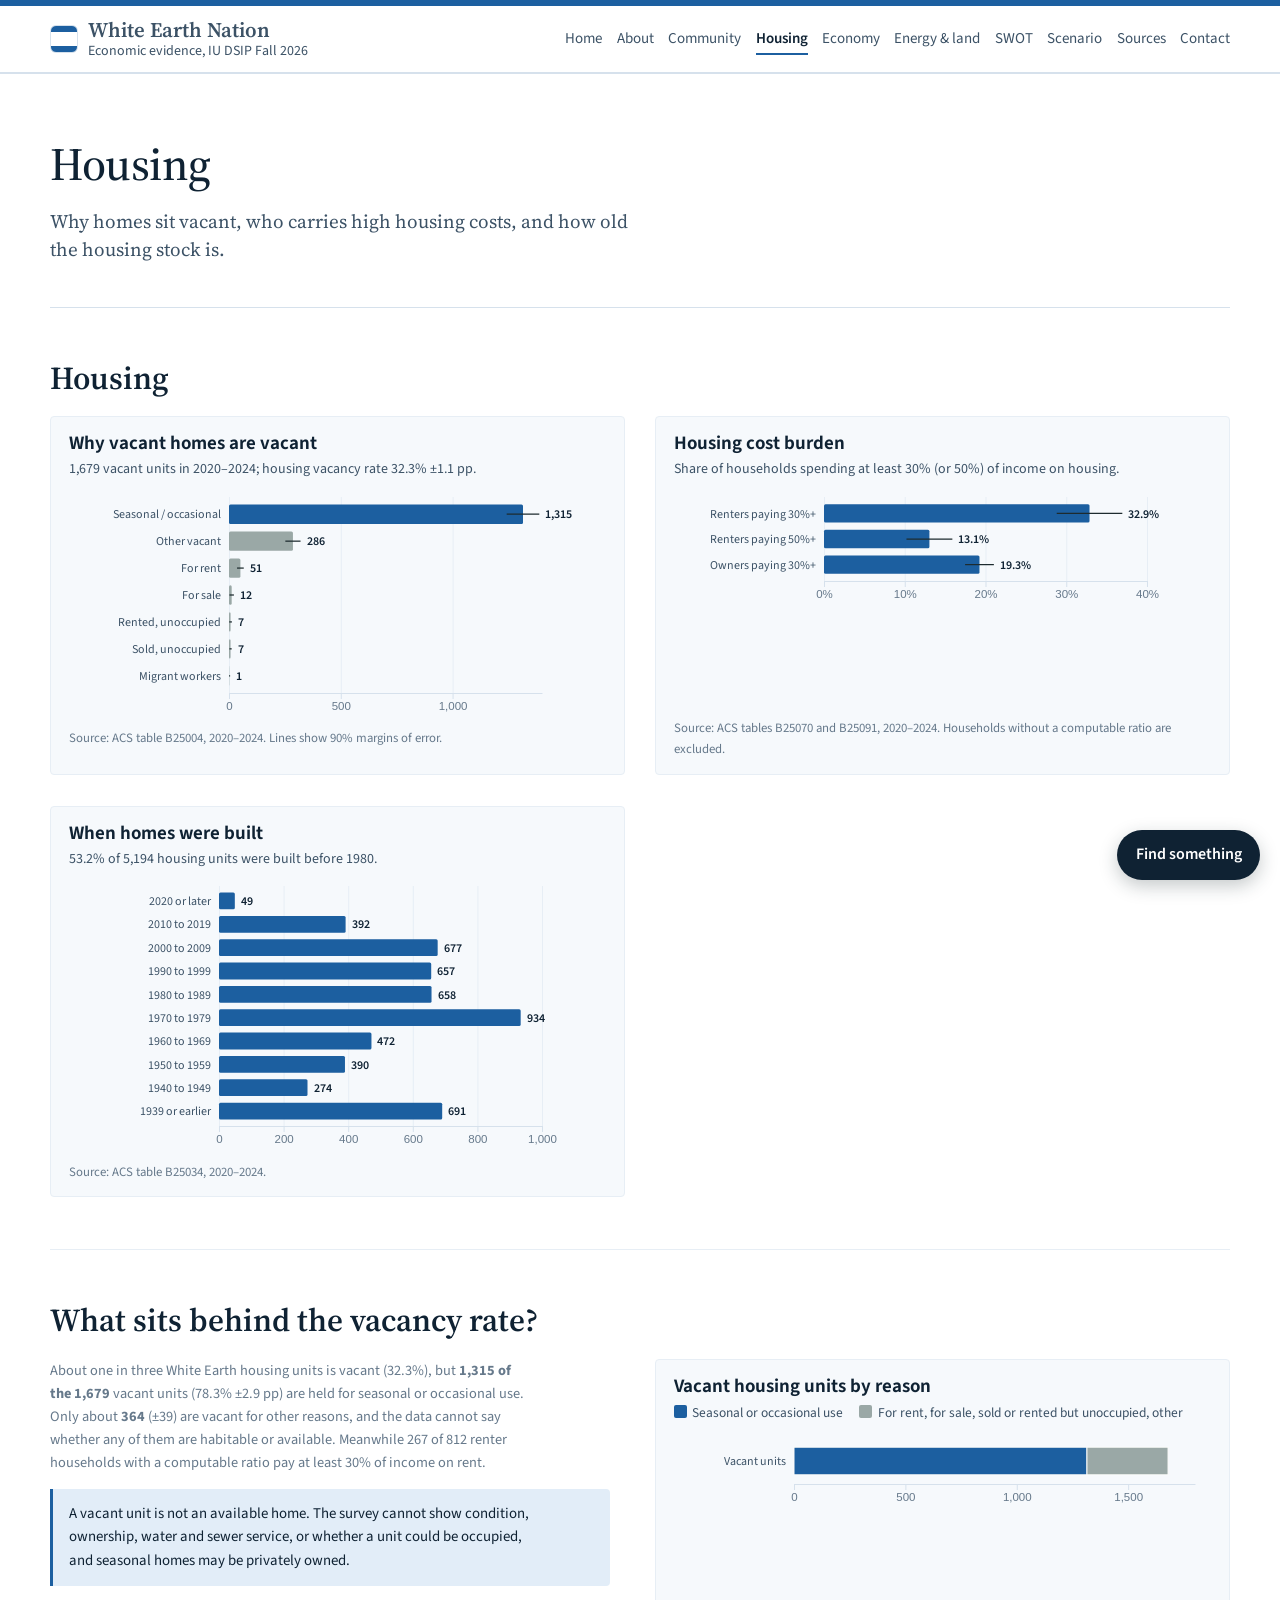
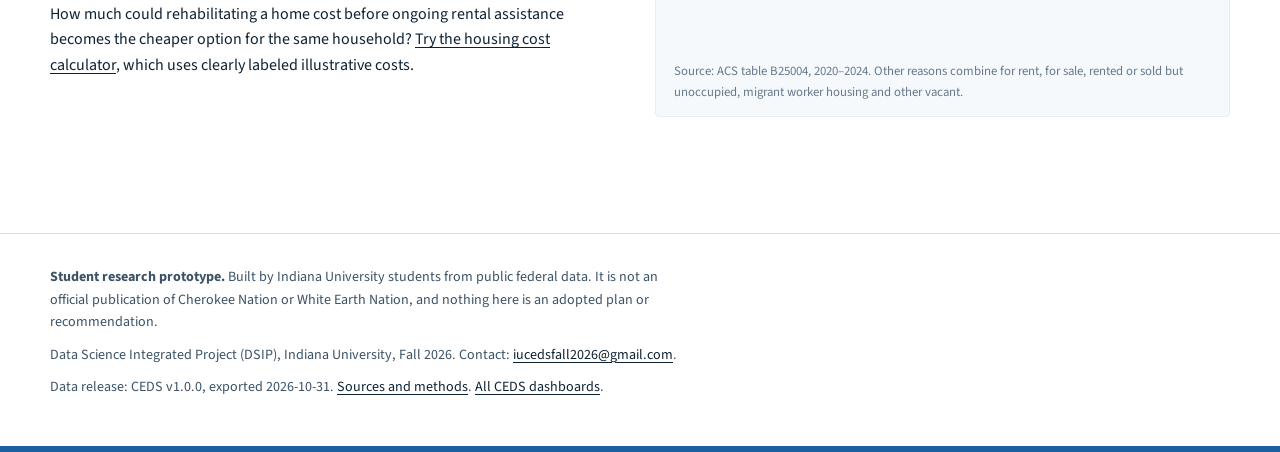
<file: housing/index.html>
<!doctype html>
<html lang="en">
<head>
<meta charset="utf-8">
<meta name="viewport" content="width=device-width, initial-scale=1">
<meta name="robots" content="noindex, nofollow">
<meta name="description" content="Community conditions, housing, the regional economy, land and energy, and a cited SWOT analysis for White Earth Nation, built from public federal data and published sources.">
<title>Housing | White Earth Nation</title>
<link rel="icon" href="data:image/svg+xml,%3Csvg xmlns='http://www.w3.org/2000/svg' viewBox='0 0 32 32'%3E%3Crect width='32' height='32' rx='6' fill='%231c5fa0'/%3E%3Crect y='24' width='32' height='8' fill='%23ffffff'/%3E%3C/svg%3E">
<link rel="preconnect" href="https://fonts.googleapis.com">
<link rel="preconnect" href="https://fonts.gstatic.com" crossorigin>
<link rel="stylesheet" href="https://fonts.googleapis.com/css2?family=Source+Serif+4:opsz,wght@8..60,500;8..60,600;8..60,700&family=Source+Sans+3:wght@400;600;700&display=swap">
<link rel="stylesheet" href="../assets/css/style.css">
<link rel="stylesheet" href="../assets/css/theme.css">
</head>
<body class="site-white-earth" data-root="../" data-page="housing" data-nation="White Earth">
<a class="skip-link" href="#main">Skip to content</a>
<header data-site-header></header>
<main id="main">
<div class="wrap">
  <section class="page-head">
    <h1>Housing</h1>
    <p class="lead">Why homes sit vacant, who carries high housing costs, and how old the housing stock is.</p>
  </section>
  <section class="section" id="housing" aria-labelledby="housing-h">
    <header><h2 id="housing-h">Housing</h2></header>
    <div class="grid-2">
      <div class="figure">
        <h3>Why vacant homes are vacant</h3>
        <p class="sub" id="vacancy-sub"></p>
        <div id="vacancy-chart" class="chart"></div>
        <p class="source">Source: ACS table B25004, <span data-period>2020–2024</span>. Lines show 90% margins of error.</p>
      </div>
      <div class="figure">
        <h3>Housing cost burden</h3>
        <p class="sub">Share of households spending at least 30% (or 50%) of income on housing.</p>
        <div id="burden-chart" class="chart"></div>
        <p class="source">Source: ACS tables B25070 and B25091, <span data-period>2020–2024</span>. Households without a computable ratio are excluded.</p>
      </div>
      <div class="figure">
        <h3>When homes were built</h3>
        <p class="sub" id="age-sub"></p>
        <div id="age-chart" class="chart"></div>
        <p class="source">Source: ACS table B25034, <span data-period>2020–2024</span>.</p>
      </div>
    </div>
  </section>
  <section class="section" id="featured" aria-labelledby="featured-h">
    <header><h2 id="featured-h">What sits behind the vacancy rate?</h2></header>
    <div class="grid-2">
      <div>
        <p id="feature-summary" class="loading">Loading…</p>
        <div class="caveat"><p>A vacant unit is not an available home. The survey cannot show condition, ownership, water and sewer service, or whether a unit could be occupied, and seasonal homes may be privately owned.</p></div>
        <p id="feature-link" style="margin-top:1rem"></p>
      </div>
      <div class="figure">
        <h3>Vacant housing units by reason</h3>
        <ul class="legend" id="feature-legend"></ul>
        <div id="feature-chart" class="chart"></div>
        <p class="source">Source: ACS table B25004, 2020–2024. Other reasons combine for rent, for sale, rented or sold but unoccupied, migrant worker housing and other vacant.</p>
      </div>
    </div>
  </section>
</div>
</main>
<footer data-site-footer></footer>
<script src="../assets/js/site-config.js"></script>
<script src="../assets/vendor/d3.v7.9.0.min.js"></script>
<script src="../assets/js/core.js"></script>
<script src="../assets/js/charts.js"></script>
<script src="../assets/js/maps.js"></script>
<script src="../assets/js/navigator.js"></script>
<script src="../assets/js/pages/nation.js"></script>
</body>
</html>
</file>
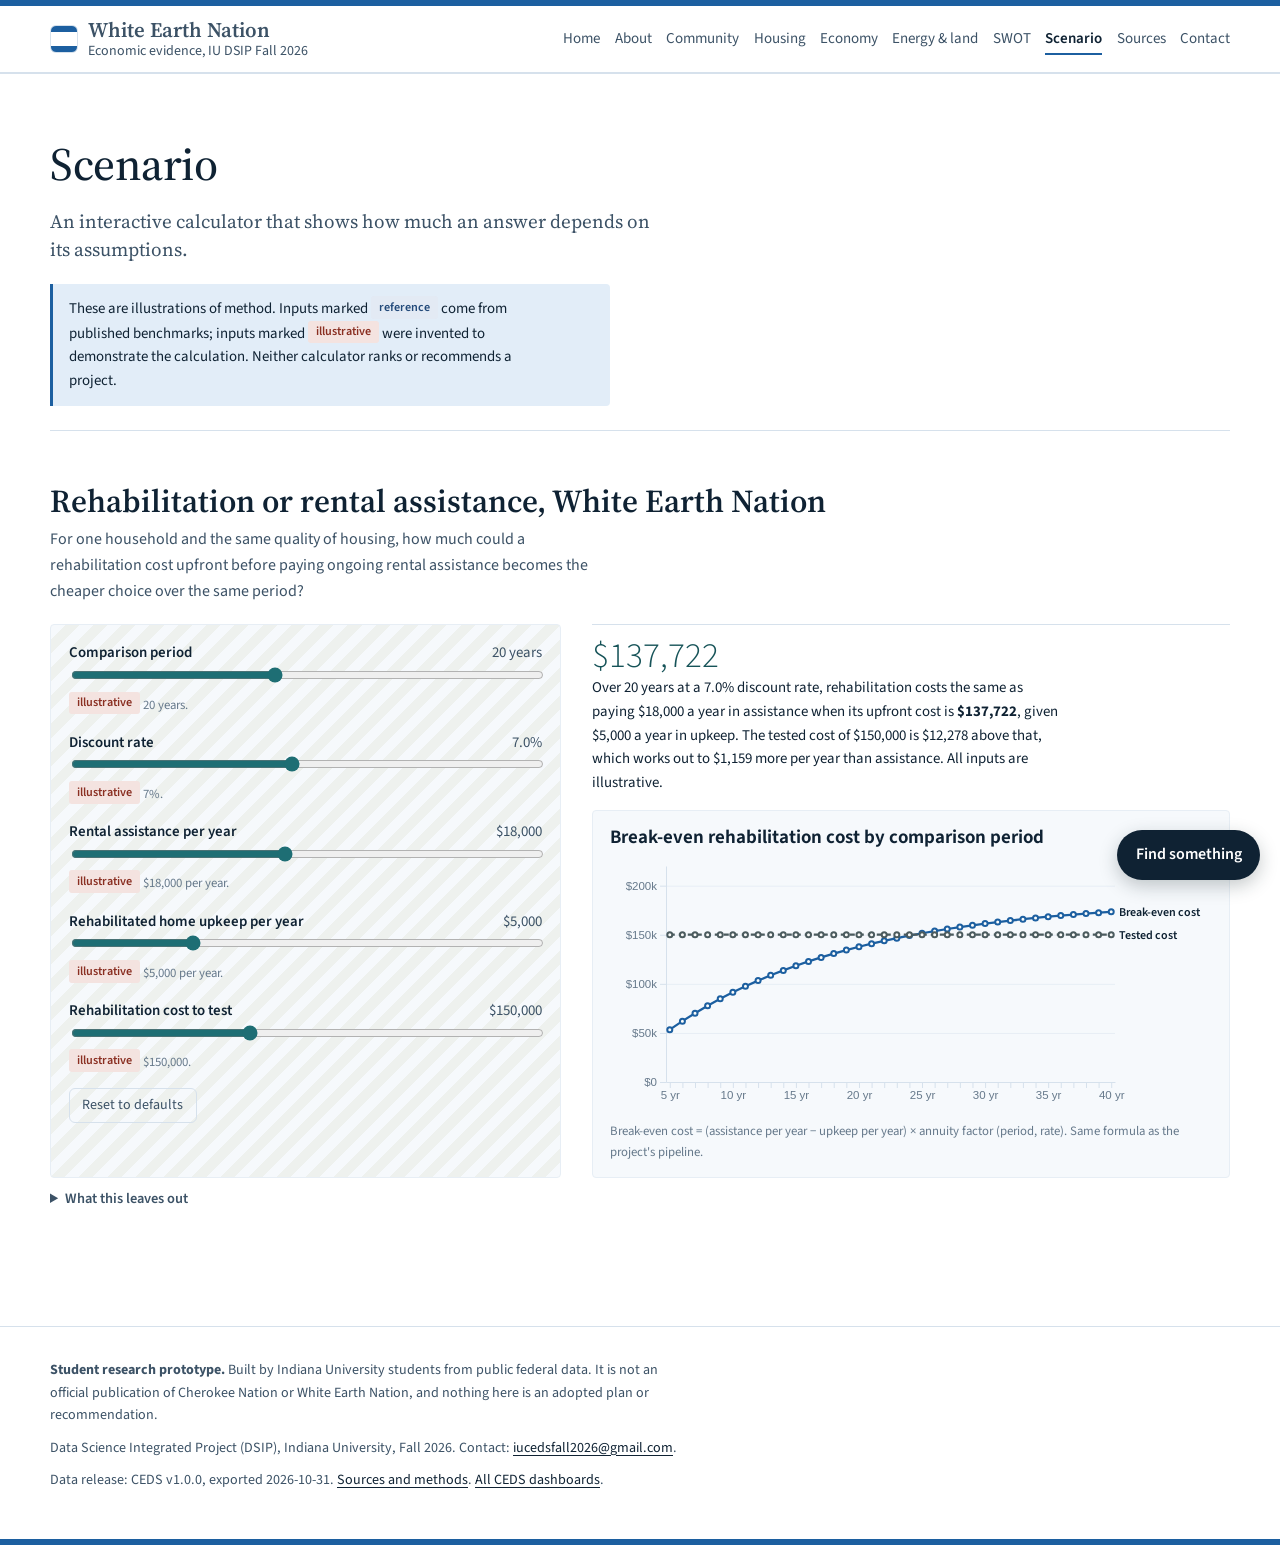
<file: scenario/index.html>
<!doctype html>
<html lang="en">
<head>
<meta charset="utf-8">
<meta name="viewport" content="width=device-width, initial-scale=1">
<meta name="robots" content="noindex, nofollow">
<meta name="description" content="Community conditions, housing, the regional economy, land and energy, and a cited SWOT analysis for White Earth Nation, built from public federal data and published sources.">
<title>Scenario | White Earth Nation</title>
<link rel="icon" href="data:image/svg+xml,%3Csvg xmlns='http://www.w3.org/2000/svg' viewBox='0 0 32 32'%3E%3Crect width='32' height='32' rx='6' fill='%231c5fa0'/%3E%3Crect y='24' width='32' height='8' fill='%23ffffff'/%3E%3C/svg%3E">
<link rel="preconnect" href="https://fonts.googleapis.com">
<link rel="preconnect" href="https://fonts.gstatic.com" crossorigin>
<link rel="stylesheet" href="https://fonts.googleapis.com/css2?family=Source+Serif+4:opsz,wght@8..60,500;8..60,600;8..60,700&family=Source+Sans+3:wght@400;600;700&display=swap">
<link rel="stylesheet" href="../assets/css/style.css">
<link rel="stylesheet" href="../assets/css/theme.css">
</head>
<body class="site-white-earth" data-root="../" data-page="scenario" data-nation="White Earth">
<a class="skip-link" href="#main">Skip to content</a>
<header data-site-header></header>
<main id="main">
<div class="wrap">
  <section class="page-head">
    <h1>Scenario</h1>
    <p class="lead">An interactive calculator that shows how much an answer depends on its assumptions.</p>
    <div class="caveat" style="margin-top:1.25rem"><p>These are illustrations of method. Inputs marked <span class="tag reference">reference</span> come from published benchmarks; inputs marked <span class="tag synthetic">illustrative</span> were invented to demonstrate the calculation. Neither calculator ranks or recommends a project.</p></div>
  </section>
  <section class="section" id="housing" aria-labelledby="housing-h" style="--nation:var(--whiteearth);--nation-text:var(--whiteearth-text);--nation-wash:var(--whiteearth-wash)">
    <header><h2 id="housing-h">Rehabilitation or rental assistance, White Earth Nation</h2>
      <p>For one household and the same quality of housing, how much could a rehabilitation cost upfront before paying ongoing rental assistance becomes the cheaper choice over the same period?</p></header>
    <div class="calc">
      <form class="figure illustrative" id="house-form" onsubmit="return false">
        <div class="field"><label for="h-years">Comparison period <output id="h-years-o"></output></label>
          <input type="range" id="h-years" min="5" max="40" step="1"><div class="hint"><span class="tag synthetic">illustrative</span> 20 years.</div></div>
        <div class="field"><label for="h-rate">Discount rate <output id="h-rate-o"></output></label>
          <input type="range" id="h-rate" min="0" max="0.15" step="0.005"><div class="hint"><span class="tag synthetic">illustrative</span> 7%.</div></div>
        <div class="field"><label for="h-assist">Rental assistance per year <output id="h-assist-o"></output></label>
          <input type="range" id="h-assist" min="0" max="40000" step="500"><div class="hint"><span class="tag synthetic">illustrative</span> $18,000 per year.</div></div>
        <div class="field"><label for="h-upkeep">Rehabilitated home upkeep per year <output id="h-upkeep-o"></output></label>
          <input type="range" id="h-upkeep" min="0" max="20000" step="250"><div class="hint"><span class="tag synthetic">illustrative</span> $5,000 per year.</div></div>
        <div class="field"><label for="h-rehab">Rehabilitation cost to test <output id="h-rehab-o"></output></label>
          <input type="range" id="h-rehab" min="0" max="400000" step="5000"><div class="hint"><span class="tag synthetic">illustrative</span> $150,000.</div></div>
        <button type="button" class="reset" id="house-reset">Reset to defaults</button>
      </form>
      <div>
        <div class="result">
          <div class="big" id="house-out"></div>
          <p id="house-text"></p>
        </div>
        <div class="figure">
          <h3>Break-even rehabilitation cost by comparison period</h3>
          <div id="house-chart" class="chart"></div>
          <p class="source">Break-even cost = (assistance per year − upkeep per year) × annuity factor (period, rate). Same formula as the project's pipeline.</p>
        </div>
      </div>
    </div>
    <details class="notes"><summary>What this leaves out</summary><ul>
      <li>Real bids, budgets, eligible program costs and property condition. None were available to this project.</li>
      <li>Whether the household, location, tenure and quality of housing are actually equivalent between the two options.</li>
      <li>For scale, the HUD 2025 total development cost ceilings recorded in the pipeline run from $438,741 (1 bedroom) to $644,506 (5 bedrooms). These are regulatory limits, not construction costs.</li>
    </ul></details>
  </section>
</div>
</main>
<footer data-site-footer></footer>
<script src="../assets/js/site-config.js"></script>
<script src="../assets/vendor/d3.v7.9.0.min.js"></script>
<script src="../assets/js/core.js"></script>
<script src="../assets/js/charts.js"></script>
<script src="../assets/js/maps.js"></script>
<script src="../assets/js/navigator.js"></script>
<script src="../assets/js/pages/scenarios.js"></script>
</body>
</html>
</file>
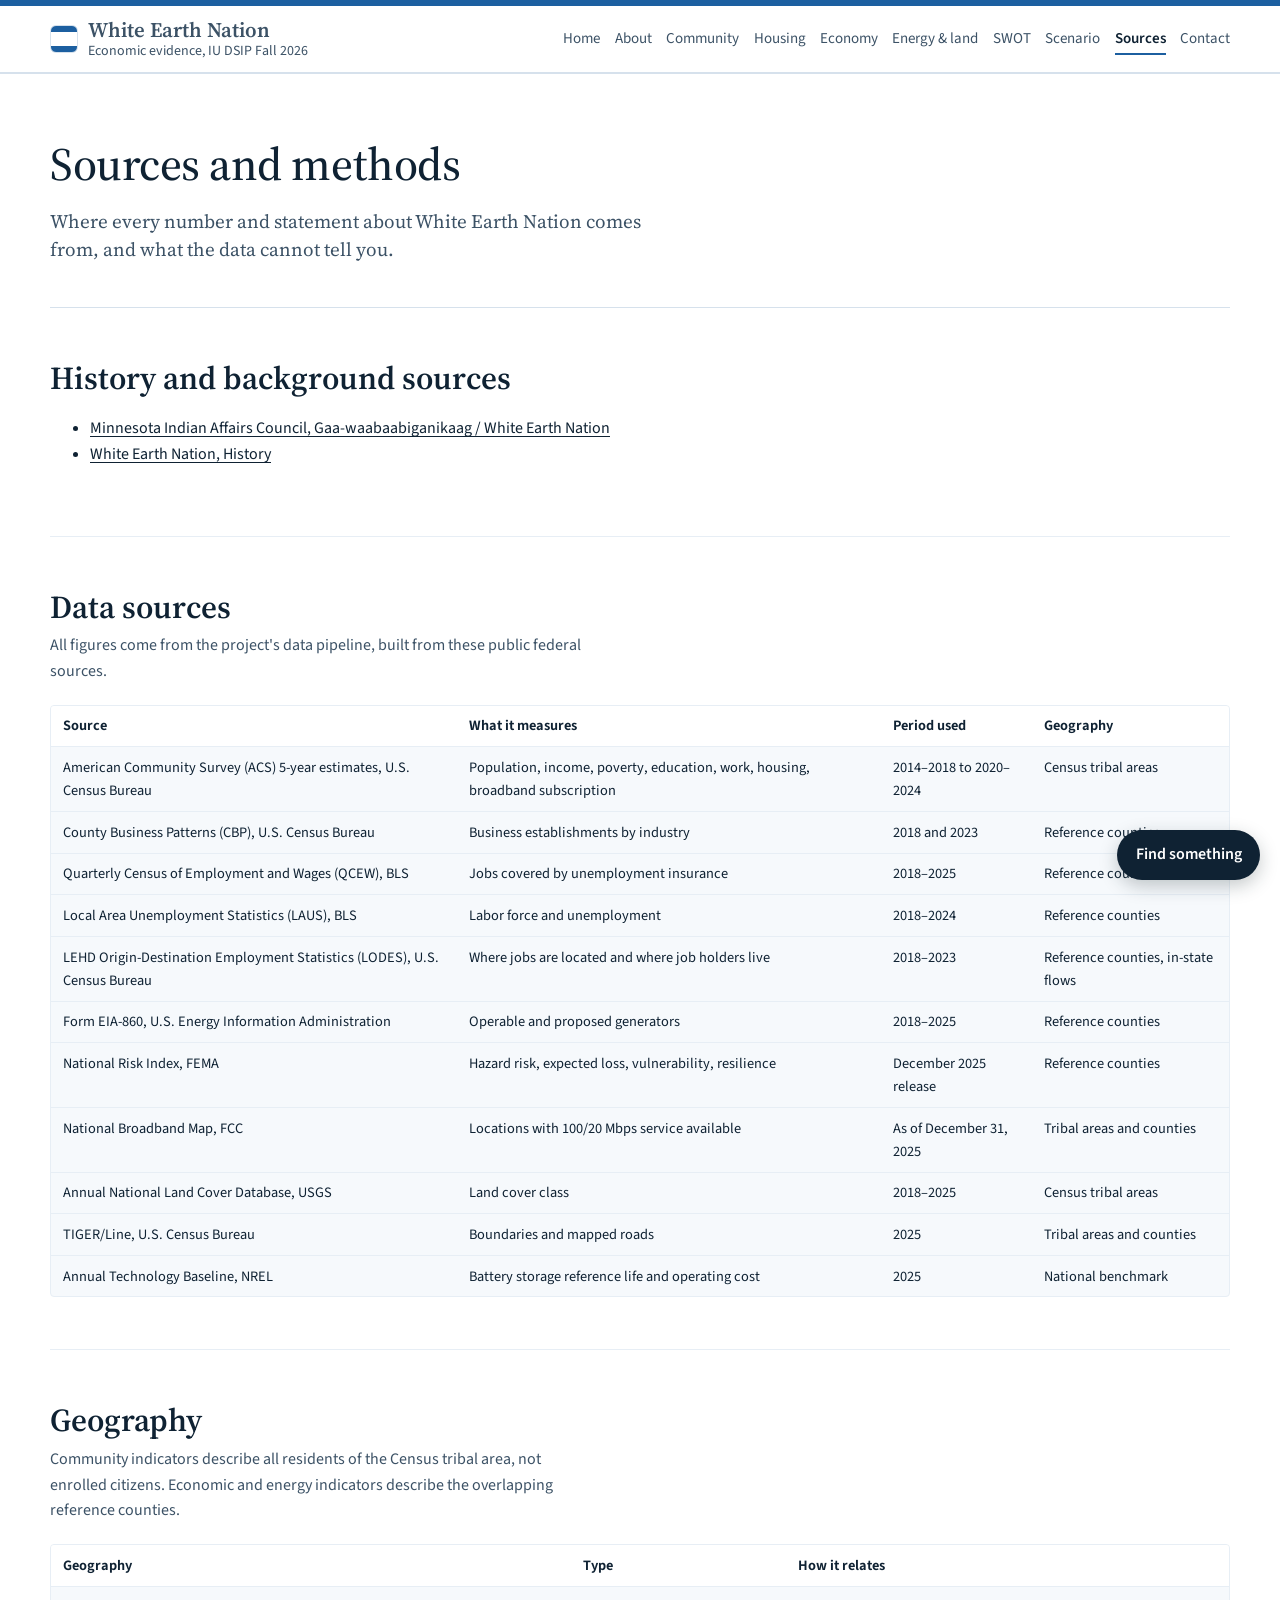
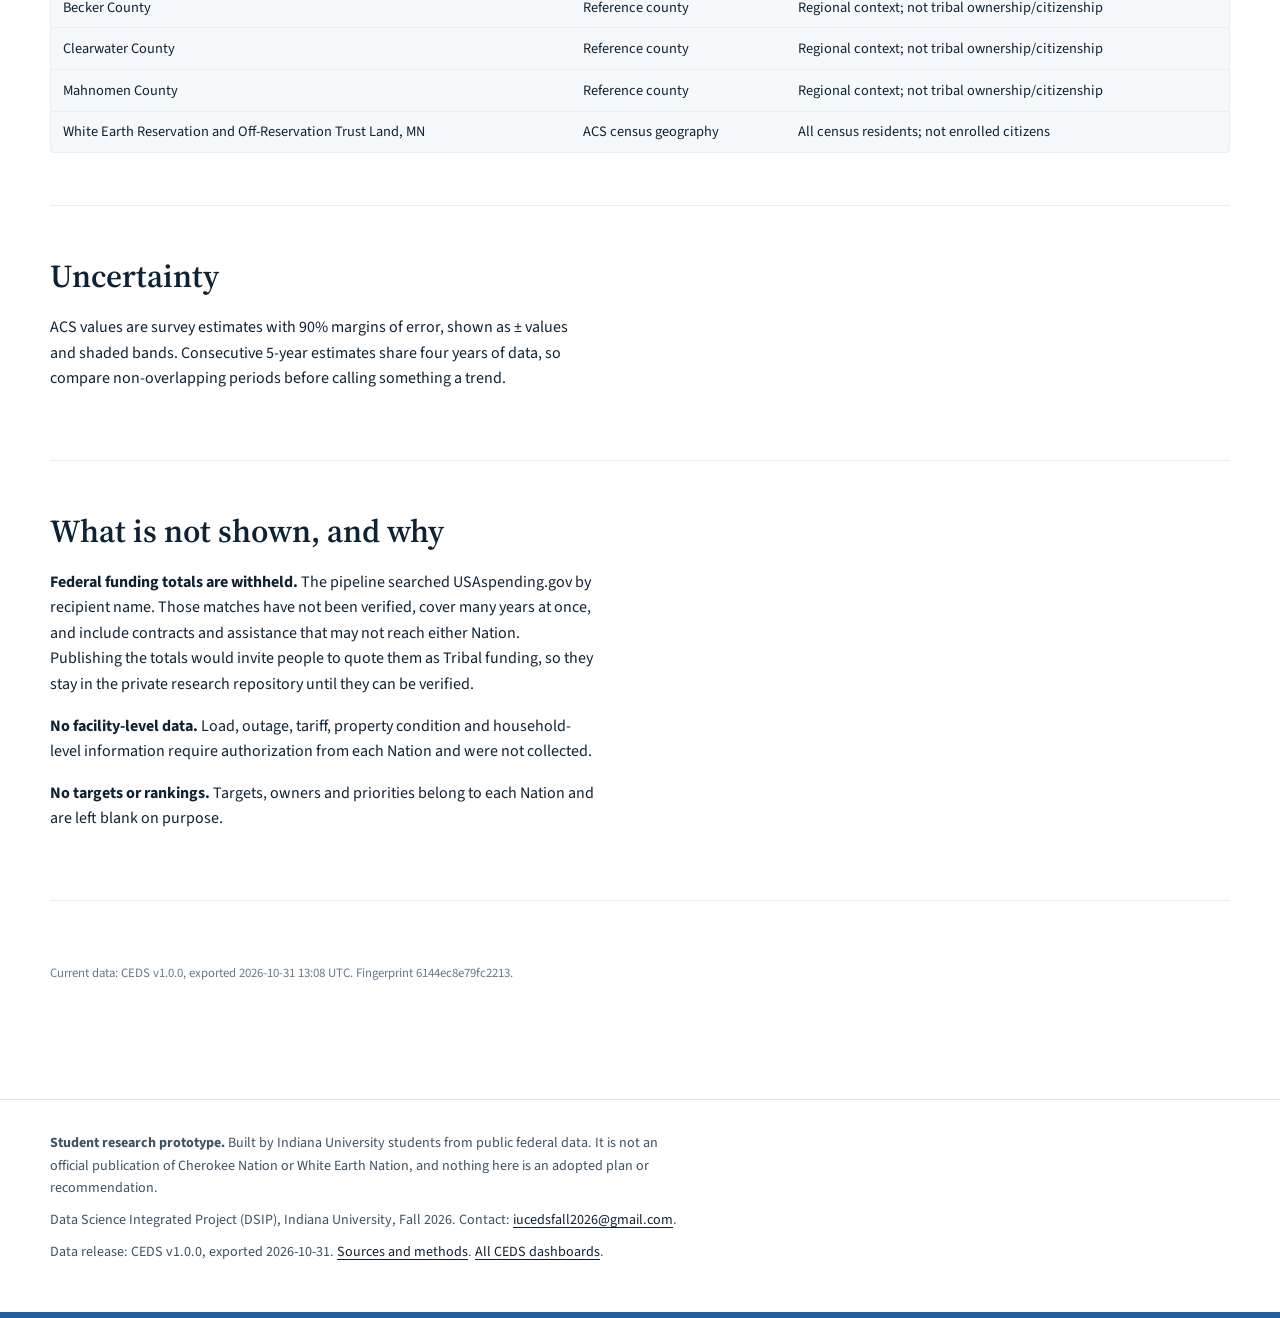
<file: sources/index.html>
<!doctype html>
<html lang="en">
<head>
<meta charset="utf-8">
<meta name="viewport" content="width=device-width, initial-scale=1">
<meta name="robots" content="noindex, nofollow">
<meta name="description" content="Community conditions, housing, the regional economy, land and energy, and a cited SWOT analysis for White Earth Nation, built from public federal data and published sources.">
<title>Sources | White Earth Nation</title>
<link rel="icon" href="data:image/svg+xml,%3Csvg xmlns='http://www.w3.org/2000/svg' viewBox='0 0 32 32'%3E%3Crect width='32' height='32' rx='6' fill='%231c5fa0'/%3E%3Crect y='24' width='32' height='8' fill='%23ffffff'/%3E%3C/svg%3E">
<link rel="preconnect" href="https://fonts.googleapis.com">
<link rel="preconnect" href="https://fonts.gstatic.com" crossorigin>
<link rel="stylesheet" href="https://fonts.googleapis.com/css2?family=Source+Serif+4:opsz,wght@8..60,500;8..60,600;8..60,700&family=Source+Sans+3:wght@400;600;700&display=swap">
<link rel="stylesheet" href="../assets/css/style.css">
<link rel="stylesheet" href="../assets/css/theme.css">
</head>
<body class="site-white-earth" data-root="../" data-page="sources" data-nation="White Earth">
<a class="skip-link" href="#main">Skip to content</a>
<header data-site-header></header>
<main id="main">
<div class="wrap">
  <section class="page-head">
    <h1>Sources and methods</h1>
    <p class="lead">Where every number and statement about White Earth Nation comes from, and what the data cannot tell you.</p>
  </section>
  <section class="section" aria-labelledby="bg-h">
    <header><h2 id="bg-h">History and background sources</h2></header>
    <ul id="bg-sources"></ul>
  </section>
  <section class="section" aria-labelledby="data-h">
    <header><h2 id="data-h">Data sources</h2><p>All figures come from the project's data pipeline, built from these public federal sources.</p></header>
    <div class="table-wrap"><table>
      <thead><tr><th>Source</th><th>What it measures</th><th>Period used</th><th>Geography</th></tr></thead>
      <tbody>
        <tr><td>American Community Survey (ACS) 5-year estimates, U.S. Census Bureau</td><td>Population, income, poverty, education, work, housing, broadband subscription</td><td>2014–2018 to 2020–2024</td><td>Census tribal areas</td></tr>
        <tr><td>County Business Patterns (CBP), U.S. Census Bureau</td><td>Business establishments by industry</td><td>2018 and 2023</td><td>Reference counties</td></tr>
        <tr><td>Quarterly Census of Employment and Wages (QCEW), BLS</td><td>Jobs covered by unemployment insurance</td><td>2018–2025</td><td>Reference counties</td></tr>
        <tr><td>Local Area Unemployment Statistics (LAUS), BLS</td><td>Labor force and unemployment</td><td>2018–2024</td><td>Reference counties</td></tr>
        <tr><td>LEHD Origin-Destination Employment Statistics (LODES), U.S. Census Bureau</td><td>Where jobs are located and where job holders live</td><td>2018–2023</td><td>Reference counties, in-state flows</td></tr>
        <tr><td>Form EIA-860, U.S. Energy Information Administration</td><td>Operable and proposed generators</td><td>2018–2025</td><td>Reference counties</td></tr>
        <tr><td>National Risk Index, FEMA</td><td>Hazard risk, expected loss, vulnerability, resilience</td><td>December 2025 release</td><td>Reference counties</td></tr>
        <tr><td>National Broadband Map, FCC</td><td>Locations with 100/20 Mbps service available</td><td>As of December 31, 2025</td><td>Tribal areas and counties</td></tr>
        <tr><td>Annual National Land Cover Database, USGS</td><td>Land cover class</td><td>2018–2025</td><td>Census tribal areas</td></tr>
        <tr><td>TIGER/Line, U.S. Census Bureau</td><td>Boundaries and mapped roads</td><td>2025</td><td>Tribal areas and counties</td></tr>
        <tr><td>Annual Technology Baseline, NREL</td><td>Battery storage reference life and operating cost</td><td>2025</td><td>National benchmark</td></tr>
      </tbody></table></div>
  </section>
  <section class="section" aria-labelledby="geo-h">
    <header><h2 id="geo-h">Geography</h2><p>Community indicators describe all residents of the Census tribal area, not enrolled citizens. Economic and energy indicators describe the overlapping reference counties.</p></header>
    <div class="table-wrap"><table id="xwalk"><thead><tr><th>Geography</th><th>Type</th><th>How it relates</th></tr></thead><tbody></tbody></table></div>
  </section>
  <section class="section" aria-labelledby="unc-h">
    <header><h2 id="unc-h">Uncertainty</h2></header>
    <p>ACS values are survey estimates with 90% margins of error, shown as ± values and shaded bands. Consecutive 5-year estimates share four years of data, so compare non-overlapping periods before calling something a trend.</p>
  </section>
  <section class="section" id="withheld" aria-labelledby="wh-h">
    <header><h2 id="wh-h">What is not shown, and why</h2></header>
    <p><strong>Federal funding totals are withheld.</strong> The pipeline searched USAspending.gov by recipient name. Those matches have not been verified, cover many years at once, and include contracts and assistance that may not reach either Nation. Publishing the totals would invite people to quote them as Tribal funding, so they stay in the private research repository until they can be verified.</p>
    <p><strong>No facility-level data.</strong> Load, outage, tariff, property condition and household-level information require authorization from each Nation and were not collected.</p>
    <p><strong>No targets or rankings.</strong> Targets, owners and priorities belong to each Nation and are left blank on purpose.</p>
  </section>
  <section class="section"><p id="data-stamp" class="source"></p></section>
</div>
</main>
<footer data-site-footer></footer>
<script src="../assets/js/site-config.js"></script>
<script src="../assets/vendor/d3.v7.9.0.min.js"></script>
<script src="../assets/js/core.js"></script>
<script src="../assets/js/charts.js"></script>
<script src="../assets/js/maps.js"></script>
<script src="../assets/js/navigator.js"></script>
<script src="../assets/js/pages/sources.js"></script>
</body>
</html>
</file>
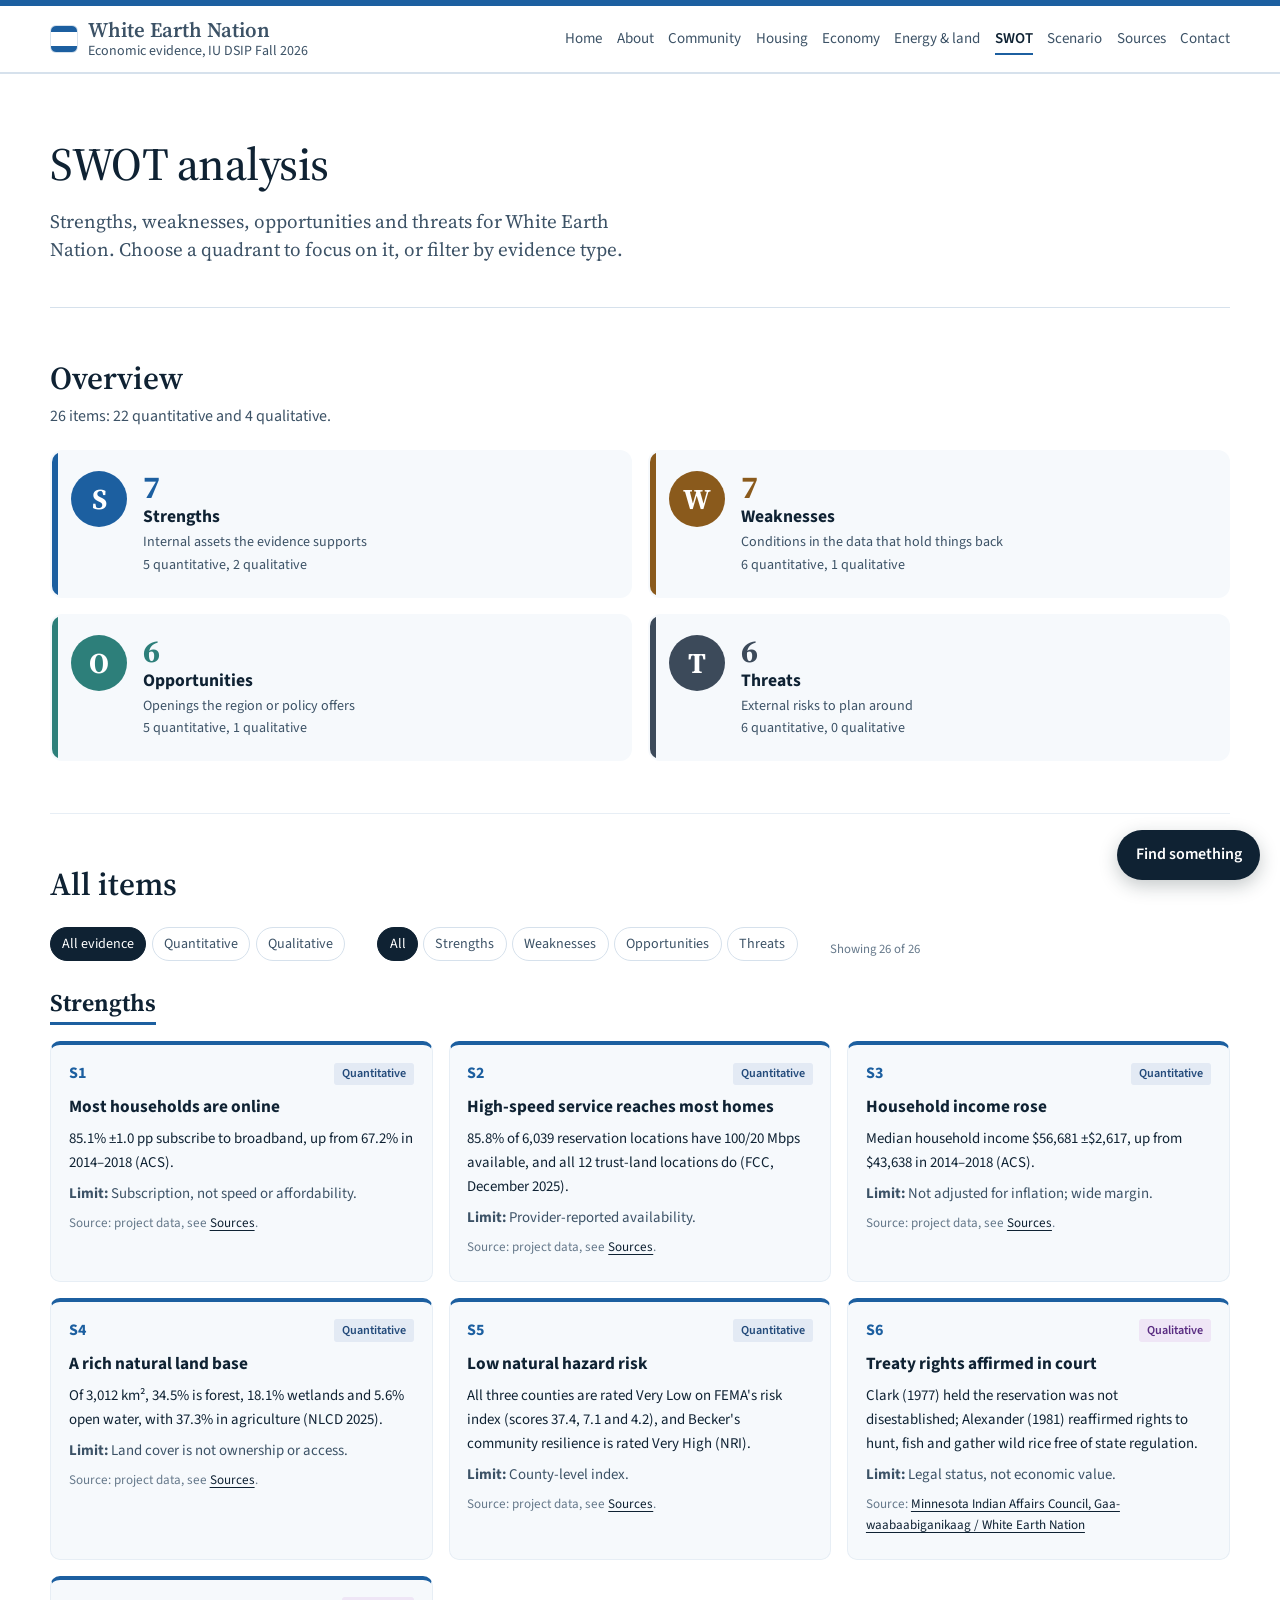
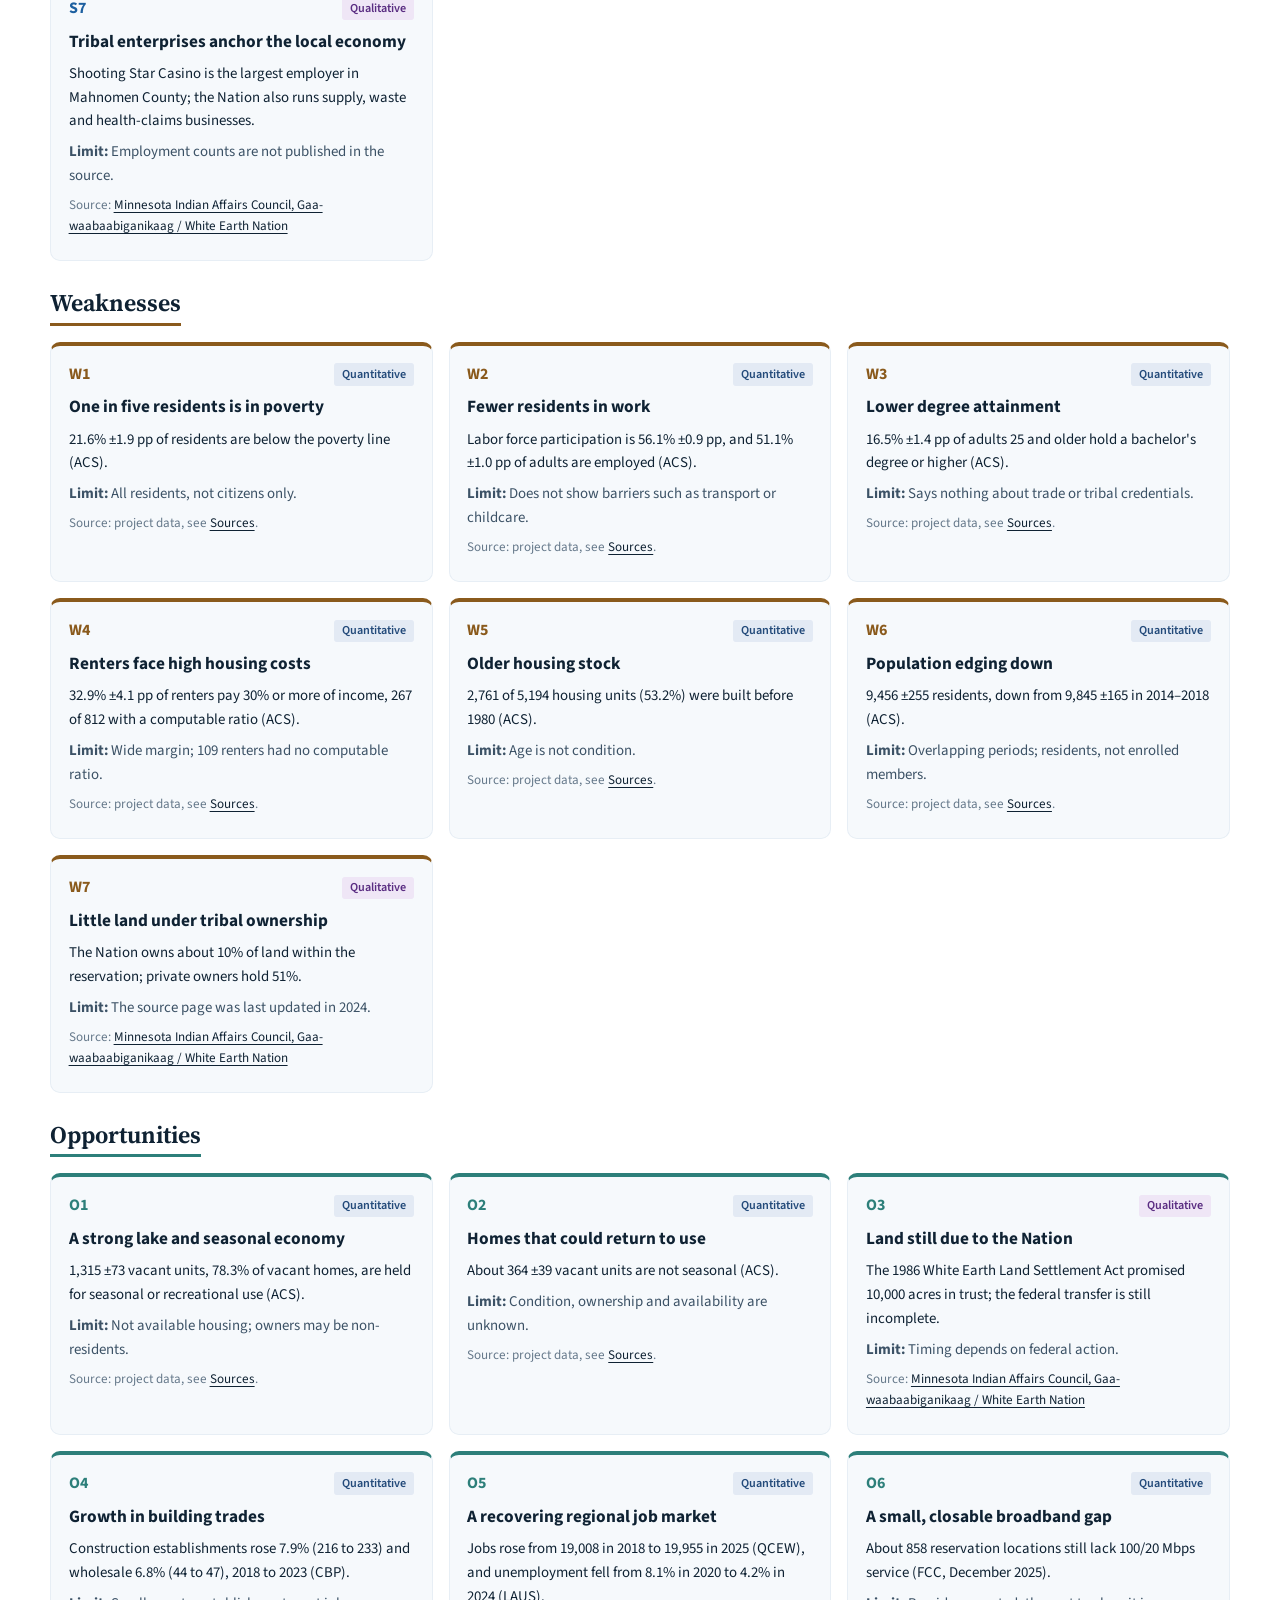
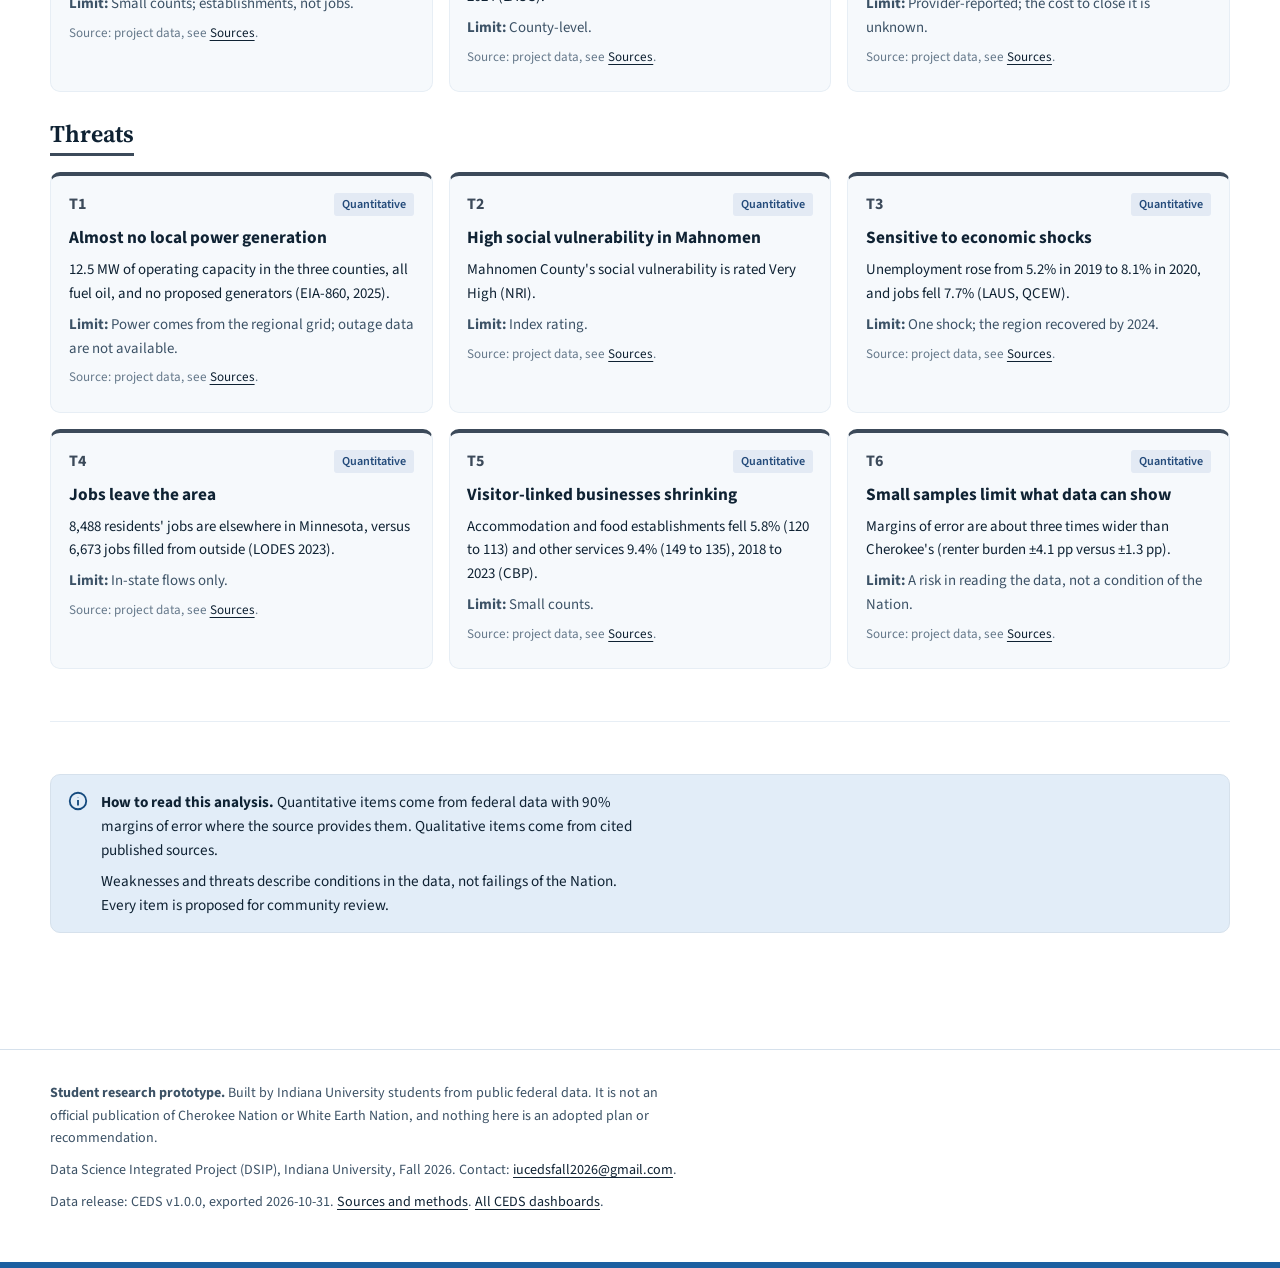
<file: swot/index.html>
<!doctype html>
<html lang="en">
<head>
<meta charset="utf-8">
<meta name="viewport" content="width=device-width, initial-scale=1">
<meta name="robots" content="noindex, nofollow">
<meta name="description" content="Community conditions, housing, the regional economy, land and energy, and a cited SWOT analysis for White Earth Nation, built from public federal data and published sources.">
<title>SWOT analysis | White Earth Nation</title>
<link rel="icon" href="data:image/svg+xml,%3Csvg xmlns='http://www.w3.org/2000/svg' viewBox='0 0 32 32'%3E%3Crect width='32' height='32' rx='6' fill='%231c5fa0'/%3E%3Crect y='24' width='32' height='8' fill='%23ffffff'/%3E%3C/svg%3E">
<link rel="preconnect" href="https://fonts.googleapis.com">
<link rel="preconnect" href="https://fonts.gstatic.com" crossorigin>
<link rel="stylesheet" href="https://fonts.googleapis.com/css2?family=Source+Serif+4:opsz,wght@8..60,500;8..60,600;8..60,700&family=Source+Sans+3:wght@400;600;700&display=swap">
<link rel="stylesheet" href="../assets/css/style.css">
<link rel="stylesheet" href="../assets/css/theme.css">
</head>
<body class="site-white-earth" data-root="../" data-page="swot" data-nation="White Earth">
<a class="skip-link" href="#main">Skip to content</a>
<header data-site-header></header>
<main id="main">
<div class="wrap">
  <section class="page-head">
    <h1>SWOT analysis</h1>
    <p class="lead">Strengths, weaknesses, opportunities and threats for White Earth Nation. Choose a quadrant to focus on it, or filter by evidence type.</p>
  </section>
  <section class="section" aria-labelledby="quad-h">
    <header><h2 id="quad-h">Overview</h2><p id="swot-total"></p></header>
    <div class="quads" id="swot-quad"></div>
  </section>
  <section class="section" id="list" aria-labelledby="list-h">
    <header><h2 id="list-h">All items</h2></header>
    <div class="swot-filters">
      <div class="seg" id="swot-type" role="group" aria-label="Evidence type">
        <button type="button" data-type="All" aria-pressed="true">All evidence</button>
        <button type="button" data-type="Quantitative" aria-pressed="false">Quantitative</button>
        <button type="button" data-type="Qualitative" aria-pressed="false">Qualitative</button>
      </div>
      <div class="seg" id="swot-cat" role="group" aria-label="Category">
        <button type="button" data-cat="All" aria-pressed="true">All</button>
        <button type="button" data-cat="Strength" aria-pressed="false">Strengths</button>
        <button type="button" data-cat="Weakness" aria-pressed="false">Weaknesses</button>
        <button type="button" data-cat="Opportunity" aria-pressed="false">Opportunities</button>
        <button type="button" data-cat="Threat" aria-pressed="false">Threats</button>
      </div>
      <span class="source" id="swot-count" role="status"></span>
    </div>
    <div id="swot-list"></div>
  </section>
  <section class="section">
    <div class="review-note"><svg viewBox="0 0 24 24" aria-hidden="true"><circle cx="12" cy="12" r="9"/><path d="M12 11v6M12 7.5v.5"/></svg><div><p style="margin:0 0 .4rem"><strong>How to read this analysis.</strong> Quantitative items come from federal data with 90% margins of error where the source provides them. Qualitative items come from cited published sources.</p><p style="margin:0">Weaknesses and threats describe conditions in the data, not failings of the Nation. Every item is proposed for community review.</p></div></div>
  </section>
</div>
</main>
<footer data-site-footer></footer>
<script src="../assets/js/site-config.js"></script>
<script src="../assets/vendor/d3.v7.9.0.min.js"></script>
<script src="../assets/js/core.js"></script>
<script src="../assets/js/charts.js"></script>
<script src="../assets/js/maps.js"></script>
<script src="../assets/js/navigator.js"></script>
<script src="../assets/js/pages/swot.js"></script>
</body>
</html>
</file>
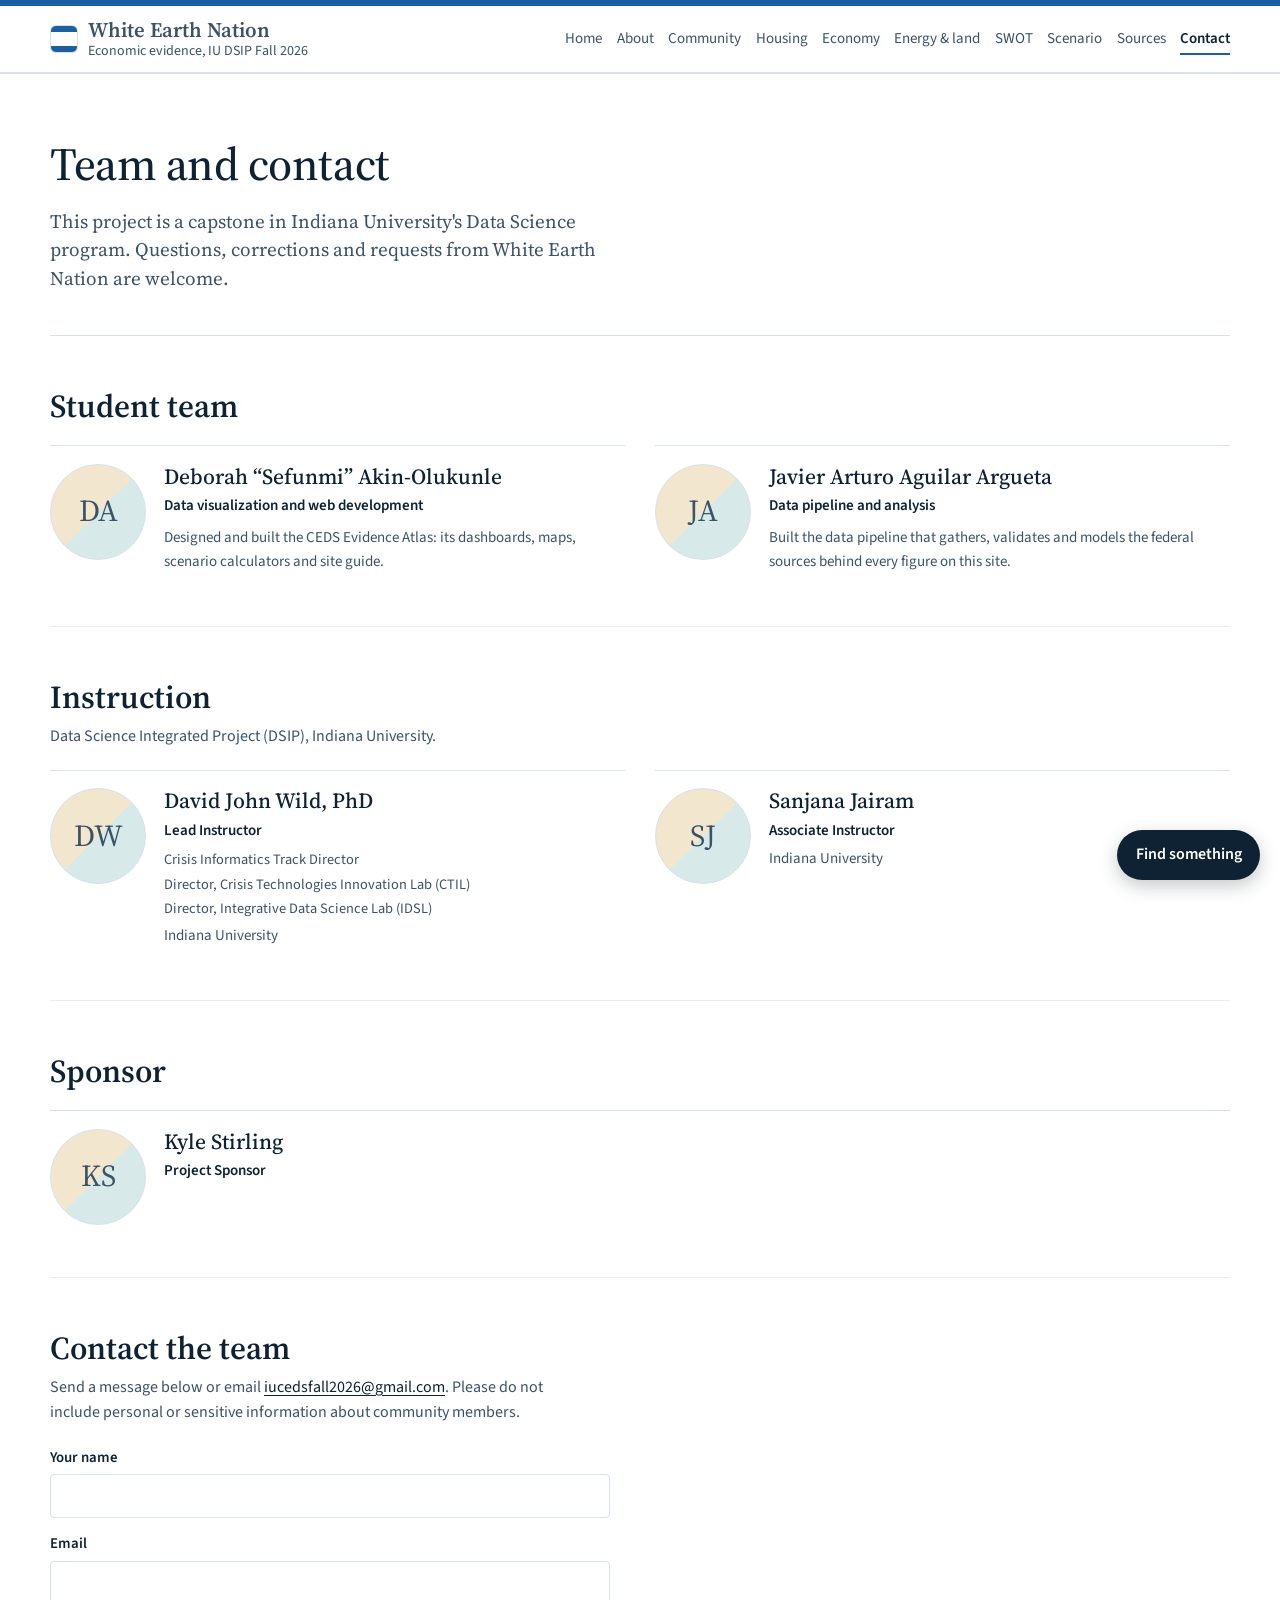
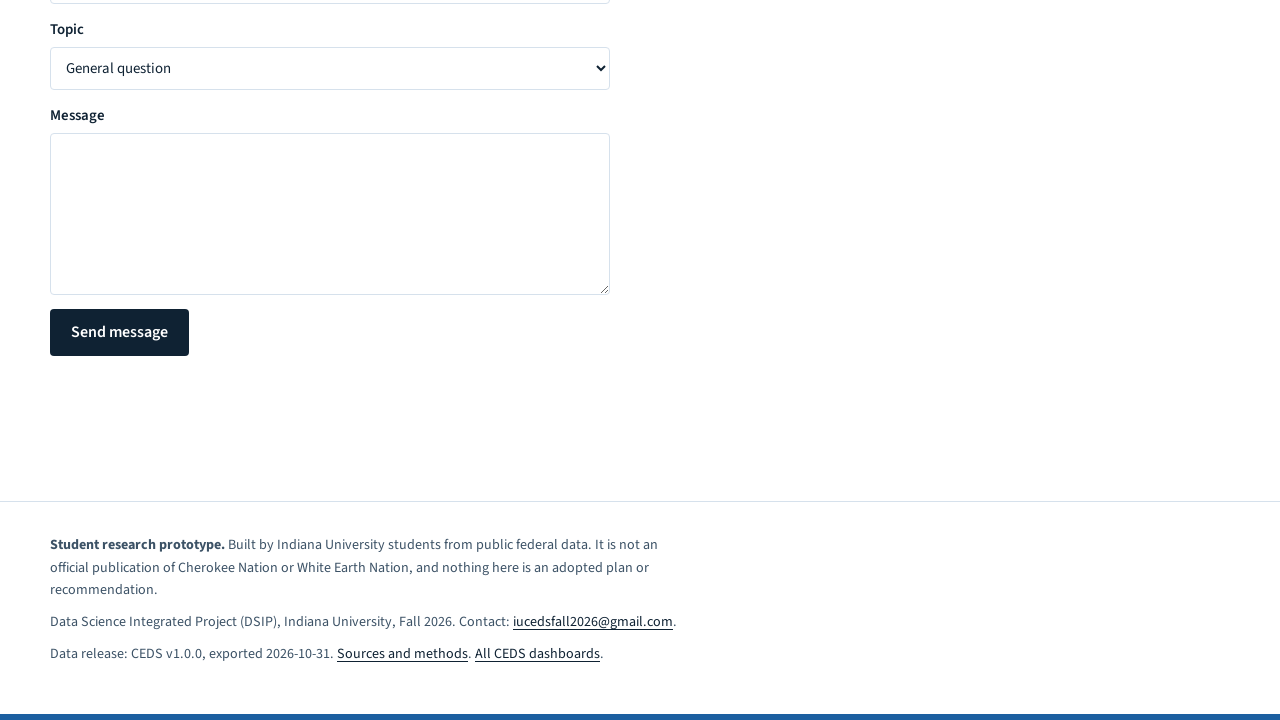
<file: team/index.html>
<!doctype html>
<html lang="en">
<head>
<meta charset="utf-8">
<meta name="viewport" content="width=device-width, initial-scale=1">
<meta name="robots" content="noindex, nofollow">
<meta name="description" content="Community conditions, housing, the regional economy, land and energy, and a cited SWOT analysis for White Earth Nation, built from public federal data and published sources.">
<title>Contact | White Earth Nation</title>
<link rel="icon" href="data:image/svg+xml,%3Csvg xmlns='http://www.w3.org/2000/svg' viewBox='0 0 32 32'%3E%3Crect width='32' height='32' rx='6' fill='%231c5fa0'/%3E%3Crect y='24' width='32' height='8' fill='%23ffffff'/%3E%3C/svg%3E">
<link rel="preconnect" href="https://fonts.googleapis.com">
<link rel="preconnect" href="https://fonts.gstatic.com" crossorigin>
<link rel="stylesheet" href="https://fonts.googleapis.com/css2?family=Source+Serif+4:opsz,wght@8..60,500;8..60,600;8..60,700&family=Source+Sans+3:wght@400;600;700&display=swap">
<link rel="stylesheet" href="../assets/css/style.css">
<link rel="stylesheet" href="../assets/css/theme.css">
</head>
<body class="site-white-earth" data-root="../" data-page="team" data-nation="White Earth">
<a class="skip-link" href="#main">Skip to content</a>
<header data-site-header></header>
<main id="main">
<div class="wrap">
  <section class="page-head">
    <h1>Team and contact</h1>
    <p class="lead">This project is a capstone in Indiana University's Data Science program. Questions, corrections and requests from White Earth Nation are welcome.</p>
  </section>

  <section class="section" aria-labelledby="team-h">
    <header><h2 id="team-h">Student team</h2></header>
    <div class="people" id="people-team"><p class="loading">Loading…</p></div>
  </section>

  <section class="section" aria-labelledby="inst-h">
    <header><h2 id="inst-h">Instruction</h2>
      <p>Data Science Integrated Project (DSIP), Indiana University.</p></header>
    <div class="people" id="people-instructors"></div>
  </section>

  <section class="section" id="sponsor-section" aria-labelledby="sponsor-h">
    <header><h2 id="sponsor-h">Sponsor</h2></header>
    <div class="people" id="people-sponsor"></div>
  </section>

  <section class="section" aria-labelledby="contact-h">
    <header><h2 id="contact-h">Contact the team</h2>
      <p id="contact-intro"></p></header>
    <form class="contact" id="contact-form">
      <label>Your name <input name="name" autocomplete="name" required></label>
      <label>Email <input name="email" type="email" autocomplete="email" required></label>
      <label>Topic
        <select name="topic">
          <option>General question</option>
          <option>Cherokee Nation data</option>
          <option>White Earth Nation data</option>
          <option>Energy and infrastructure</option>
          <option>A correction</option>
        </select></label>
      <label>Message <textarea name="message" rows="6" required></textarea></label>
      <button type="submit">Send message</button>
      <p class="form-status" id="form-status" role="status"></p>
    </form>
  </section>
</div>
</main>
<footer data-site-footer></footer>
<script src="../assets/js/site-config.js"></script>
<script src="../assets/vendor/d3.v7.9.0.min.js"></script>
<script src="../assets/js/core.js"></script>
<script src="../assets/js/charts.js"></script>
<script src="../assets/js/maps.js"></script>
<script src="../assets/js/navigator.js"></script>
<script src="../assets/js/pages/team.js"></script>
</body>
</html>
</file>
<file: assets/css/style.css>
/* CEDS Evidence Atlas — shared styles
   Palette: cool survey paper, slate ink, one colour per Nation.
   Cherokee = ochre, White Earth = lake teal. Both pass 4.5:1 as text on paper. */

:root {
  color-scheme: light;
  --paper: #f2f4f1;
  --panel: #fbfcfa;
  --ink: #1d2b2f;
  --ink-2: #4b5b5e;
  --ink-3: #6f7e80;
  --rule: #cdd6d2;
  --rule-soft: #e1e7e3;
  --cherokee: #a86b12;
  --cherokee-text: #7c4e08;
  --cherokee-wash: #f3e6cf;
  --whiteearth: #1e6e74;
  --whiteearth-text: #165358;
  --whiteearth-wash: #d7eae9;
  --neutral: #8a9a9c;
  --focus: #2457c5;
  --nation: var(--ink);
  --nation-text: var(--ink);
  --nation-wash: var(--rule-soft);

  --serif: "Newsreader", "Iowan Old Style", "Palatino Linotype", Palatino, Georgia, serif;
  --sans: "Public Sans", "Segoe UI", "Helvetica Neue", Arial, sans-serif;

  --step--1: 0.875rem;
  --step-0: 1rem;
  --step-1: 1.1875rem;
  --step-2: 1.5rem;
  --step-3: 2rem;
  --step-4: 2.875rem;

  --measure: 68ch;
  --wide: 1180px;
  --gap: clamp(1rem, 2.4vw, 2rem);
}

body[data-nation="Cherokee"] { --nation: var(--cherokee); --nation-text: var(--cherokee-text); --nation-wash: var(--cherokee-wash); }
body[data-nation="White Earth"] { --nation: var(--whiteearth); --nation-text: var(--whiteearth-text); --nation-wash: var(--whiteearth-wash); }

*, *::before, *::after { box-sizing: border-box; }

html { -webkit-text-size-adjust: 100%; }

body {
  margin: 0;
  background: var(--paper);
  color: var(--ink);
  font-family: var(--sans);
  font-size: var(--step-0);
  line-height: 1.6;
  font-feature-settings: "tnum" 1;
}

img, svg { max-width: 100%; }

a { color: var(--ink); text-decoration-thickness: 1px; text-underline-offset: 3px; }
a:hover { text-decoration-thickness: 2px; }

:focus-visible { outline: 3px solid var(--focus); outline-offset: 2px; border-radius: 2px; }

.skip-link { position: absolute; left: -999px; top: 0; background: var(--ink); color: #fff; padding: .5rem 1rem; z-index: 100; }
.skip-link:focus { left: 1rem; top: 1rem; }

h1, h2, h3 { font-family: var(--serif); font-weight: 500; line-height: 1.15; margin: 0; text-wrap: balance; }
h1 { font-size: var(--step-4); letter-spacing: -0.01em; }
h2 { font-size: var(--step-3); }
h3 { font-size: var(--step-1); font-family: var(--sans); font-weight: 650; }
p { margin: 0 0 1em; max-width: var(--measure); }

.wrap { width: min(100% - 2 * var(--gap), var(--wide)); margin-inline: auto; }

/* ---------- header ---------- */
.site-header { border-bottom: 1px solid var(--rule); background: var(--paper); position: sticky; top: 0; z-index: 30; }
.site-header::after { content: ""; display: block; height: 3px; background: var(--nation); }
body:not([data-nation]) .site-header::after { background: linear-gradient(90deg, var(--cherokee) 0 50%, var(--whiteearth) 50% 100%); }
.header-row { display: flex; align-items: center; justify-content: space-between; gap: 1rem; padding: .75rem 0; }
.brand { text-decoration: none; display: grid; line-height: 1.2; }
.brand strong { font-family: var(--serif); font-size: 1.3rem; font-weight: 600; }
.brand span { font-size: var(--step--1); color: var(--ink-2); }
.nav-toggle { display: none; font: inherit; background: none; border: 1px solid var(--rule); padding: .4rem .8rem; border-radius: 6px; cursor: pointer; color: var(--ink); }
.site-nav ul { list-style: none; display: flex; flex-wrap: wrap; gap: .15rem .9rem; margin: 0; padding: 0; justify-content: flex-end; }
.site-nav a { text-decoration: none; font-size: .94rem; color: var(--ink-2); padding: .25rem 0; border-bottom: 2px solid transparent; }
.site-nav a:hover { color: var(--ink); }
.site-nav a[aria-current="page"] { color: var(--ink); border-bottom-color: var(--nation); font-weight: 600; }

@media (max-width: 960px) {
  .nav-toggle { display: inline-block; }
  .site-nav { display: none; width: 100%; }
  .site-nav.open { display: block; }
  .header-row { flex-wrap: wrap; }
  .site-nav ul { flex-direction: column; align-items: flex-start; padding-bottom: .75rem; }
}

/* ---------- page head ---------- */
.page-head { padding: clamp(2rem, 6vw, 4rem) 0 1.5rem; border-bottom: 1px solid var(--rule); }
.page-head p.lead { font-family: var(--serif); font-size: var(--step-1); line-height: 1.5; color: var(--ink-2); margin-top: 1rem; max-width: 60ch; }
.geo-note { font-size: var(--step--1); color: var(--ink-2); margin-top: .75rem; }
.nation-switch { display: inline-flex; gap: .25rem; margin-top: 1.25rem; border: 1px solid var(--rule); border-radius: 999px; padding: .2rem; background: var(--panel); }
.nation-switch a { text-decoration: none; padding: .3rem .9rem; border-radius: 999px; font-size: .93rem; color: var(--ink-2); }
.nation-switch a[aria-current="page"] { background: var(--nation); color: #fff; }

/* ---------- sections ---------- */
main { padding-bottom: 4rem; }
.section { padding: clamp(2rem, 5vw, 3.25rem) 0; border-bottom: 1px solid var(--rule-soft); }
.section:last-child { border-bottom: 0; }
.section > header { margin-bottom: 1.25rem; }
.section > header p { color: var(--ink-2); margin-top: .5rem; }
.grid-2 { display: grid; grid-template-columns: repeat(auto-fit, minmax(min(100%, 440px), 1fr)); gap: var(--gap); }
.grid-3 { display: grid; grid-template-columns: repeat(auto-fit, minmax(min(100%, 300px), 1fr)); gap: var(--gap); }

.figure { background: var(--panel); border: 1px solid var(--rule-soft); border-radius: 4px; padding: 1rem 1.1rem .9rem; min-width: 0; }
.figure h3 { margin-bottom: .2rem; }
.figure .sub { font-size: var(--step--1); color: var(--ink-2); margin: 0 0 .5rem; }
.chart { width: 100%; min-height: 220px; position: relative; }
.source { font-size: .8rem; color: var(--ink-3); margin: .6rem 0 0; max-width: none; }

details.notes { margin-top: .6rem; font-size: .9rem; }
details.notes summary { cursor: pointer; color: var(--ink-2); font-weight: 600; }
details.notes[open] summary { margin-bottom: .35rem; }
details.notes ul { margin: 0; padding-left: 1.1rem; color: var(--ink-2); }
details.notes li { margin-bottom: .25rem; }

/* ---------- key figures ---------- */
.figures { display: grid; grid-template-columns: repeat(auto-fit, minmax(170px, 1fr)); border-top: 1px solid var(--rule); border-bottom: 1px solid var(--rule); }
.figures > div { padding: 1rem 1rem 1rem 0; border-right: 1px solid var(--rule-soft); }
.figures > div:last-child { border-right: 0; }
.figures .value { font-size: 1.85rem; font-weight: 300; line-height: 1.1; color: var(--nation-text); }
.figures .label { font-size: .92rem; font-weight: 600; margin-top: .3rem; }
.figures .moe { font-size: .8rem; color: var(--ink-3); }

/* ---------- controls ---------- */
.seg { display: flex; flex-wrap: wrap; gap: .35rem; margin-bottom: .75rem; }
.seg button { font: inherit; font-size: .88rem; border: 1px solid var(--rule); background: var(--paper); color: var(--ink-2); padding: .3rem .7rem; border-radius: 999px; cursor: pointer; }
.seg button[aria-pressed="true"] { background: var(--ink); border-color: var(--ink); color: #fff; }

/* ---------- charts ---------- */
.chart svg { display: block; overflow: visible; font-family: var(--sans); }
.chart .axis text { fill: var(--ink-3); font-size: 11.5px; }
.chart .axis path, .chart .axis line { stroke: var(--rule); }
.chart .grid line { stroke: var(--rule-soft); }
.chart .grid path { display: none; }
.chart .label { fill: var(--ink-2); font-size: 12px; }
.chart .value-label { fill: var(--ink); font-size: 12px; font-weight: 600; }
.chart .muted { fill: var(--ink-3); }
.tooltip { position: fixed; pointer-events: none; background: var(--ink); color: #fff; font-size: .82rem; line-height: 1.4; padding: .45rem .6rem; border-radius: 4px; max-width: 280px; z-index: 50; opacity: 0; transition: opacity .12s; }
.tooltip.show { opacity: 1; }
.legend { display: flex; flex-wrap: wrap; gap: .4rem 1rem; font-size: .84rem; color: var(--ink-2); margin: .25rem 0 .5rem; padding: 0; list-style: none; }
.legend span.sw { display: inline-block; width: .8rem; height: .8rem; border-radius: 2px; margin-right: .35rem; vertical-align: -1px; }

/* ---------- tables ---------- */
.table-wrap { overflow-x: auto; border: 1px solid var(--rule-soft); border-radius: 4px; background: var(--panel); }
table { border-collapse: collapse; width: 100%; font-size: .9rem; }
th, td { text-align: left; padding: .55rem .75rem; border-bottom: 1px solid var(--rule-soft); vertical-align: top; }
th { font-weight: 650; color: var(--ink); background: var(--paper); position: sticky; top: 0; }
td.num, th.num { text-align: right; white-space: nowrap; }
tbody tr:last-child td { border-bottom: 0; }

/* ---------- callouts ---------- */
.caveat { border-left: 3px solid var(--nation); background: var(--nation-wash); padding: .8rem 1rem; border-radius: 0 4px 4px 0; font-size: .93rem; max-width: 80ch; }
.caveat p:last-child { margin-bottom: 0; }
.illustrative { background: repeating-linear-gradient(135deg, var(--panel) 0 10px, #eef1ee 10px 20px); }
.tag { display: inline-block; font-size: .76rem; font-weight: 600; padding: .1rem .5rem; border-radius: 3px; background: var(--rule-soft); color: var(--ink-2); vertical-align: 2px; }
.tag.synthetic { background: #f4e3e0; color: #8a2f22; }
.tag.reference { background: #e3eaf4; color: #234a7a; }

/* ---------- home ---------- */
.hero { padding: clamp(2rem, 6vw, 4.5rem) 0 2rem; display: grid; grid-template-columns: minmax(0, 5fr) minmax(0, 6fr); gap: var(--gap); align-items: center; }
.hero h1 { font-size: clamp(2.2rem, 4.6vw, 3.6rem); }
.hero p.lead { font-family: var(--serif); font-size: var(--step-1); color: var(--ink-2); margin-top: 1.1rem; }
.scale-map { position: relative; }
.scale-map figcaption { font-size: .85rem; color: var(--ink-2); margin-top: .4rem; }
@media (max-width: 860px) { .hero { grid-template-columns: 1fr; } }

.nation-entry { display: grid; gap: .5rem; padding: 1.25rem 0 0; border-top: 4px solid var(--c); }
.nation-entry h2 a { text-decoration: none; }
.nation-entry .stats { display: grid; grid-template-columns: repeat(2, minmax(0, 1fr)); gap: .75rem 1.25rem; margin: .5rem 0 .75rem; }
.nation-entry .stats b { display: block; font-size: 1.45rem; font-weight: 300; color: var(--ct); }
.nation-entry .stats span { font-size: .84rem; color: var(--ink-2); }

.pathways { list-style: none; padding: 0; margin: 0; display: grid; grid-template-columns: repeat(auto-fit, minmax(min(100%, 250px), 1fr)); gap: 0; border-top: 1px solid var(--rule); }
.pathways li { border-bottom: 1px solid var(--rule); padding: 1rem 1rem 1rem 0; }
.pathways a { font-weight: 650; }
.pathways p { font-size: .92rem; color: var(--ink-2); margin: .3rem 0 0; }

/* ---------- framework ---------- */
.chain { list-style: none; counter-reset: step; padding: 0; margin: 0; border-left: 2px solid var(--nation); }
.chain li { counter-increment: step; position: relative; padding: 0 0 1.1rem 1.6rem; }
.chain li::before { content: counter(step); position: absolute; left: -.85rem; top: 0; width: 1.6rem; height: 1.6rem; border-radius: 50%; background: var(--panel); border: 2px solid var(--nation); font-size: .8rem; font-weight: 700; display: grid; place-items: center; color: var(--nation-text); }
.chain h3 { font-size: .95rem; text-transform: none; }
.chain p { margin: .15rem 0 0; color: var(--ink-2); }
.swot { display: grid; grid-template-columns: repeat(auto-fit, minmax(min(100%, 260px), 1fr)); gap: 1px; background: var(--rule); border: 1px solid var(--rule); }
.swot > div { background: var(--panel); padding: 1rem; }
.swot h3 { margin-bottom: .4rem; }
.swot p { font-size: .92rem; margin: 0 0 .4rem; }
.swot .evidence { color: var(--nation-text); font-weight: 600; }
.swot .limit { color: var(--ink-3); font-size: .85rem; }

/* ---------- scenario ---------- */
.calc { display: grid; grid-template-columns: minmax(0, 1fr) minmax(0, 1.25fr); gap: var(--gap); }
@media (max-width: 860px) { .calc { grid-template-columns: 1fr; } }
.field { margin-bottom: 1rem; }
.field label { display: flex; justify-content: space-between; gap: .5rem; font-weight: 600; font-size: .93rem; }
.field label output { font-weight: 400; color: var(--ink-2); }
.field input[type="range"] { width: 100%; accent-color: var(--nation); }
.field .hint { font-size: .8rem; color: var(--ink-3); }
.result { border-top: 1px solid var(--rule); padding-top: .75rem; }
.result .big { font-size: 2.2rem; font-weight: 300; color: var(--nation-text); line-height: 1.1; }
.result p { font-size: .93rem; }
button.reset { font: inherit; font-size: .88rem; background: none; border: 1px solid var(--rule); border-radius: 6px; padding: .3rem .8rem; cursor: pointer; color: var(--ink-2); }

/* ---------- team ---------- */
.people { display: grid; grid-template-columns: repeat(auto-fit, minmax(min(100%, 340px), 1fr)); gap: var(--gap); }
.person { display: grid; grid-template-columns: 96px minmax(0, 1fr); gap: 1.1rem; align-items: start; border-top: 1px solid var(--rule); padding-top: 1.1rem; }
.avatar { width: 96px; height: 96px; border-radius: 50%; object-fit: cover; display: grid; place-items: center; font-family: var(--serif); font-size: 1.9rem; color: var(--ink-2); background: linear-gradient(135deg, var(--cherokee-wash) 0 50%, var(--whiteearth-wash) 50% 100%); border: 1px solid var(--rule); }
.person h3 { font-family: var(--serif); font-weight: 500; font-size: 1.35rem; line-height: 1.2; }
.person p { margin: .25rem 0 0; color: var(--ink-2); font-size: .94rem; }
.person p.role { color: var(--ink); font-weight: 600; margin-top: .3rem; }
.person p.bio { margin-top: .5rem; }
.person ul.titles { list-style: none; margin: .3rem 0 0; padding: 0; font-size: .9rem; color: var(--ink-2); }
.person ul.titles li { margin-bottom: .1rem; }
@media (max-width: 420px) { .person { grid-template-columns: 72px minmax(0, 1fr); } .avatar { width: 72px; height: 72px; font-size: 1.5rem; } }
form.contact { display: grid; gap: .9rem; max-width: 560px; }
form.contact label { display: grid; gap: .3rem; font-weight: 600; font-size: .93rem; }
form.contact input, form.contact textarea, form.contact select { font: inherit; font-weight: 400; padding: .55rem .7rem; border: 1px solid var(--rule); border-radius: 4px; background: #fff; color: var(--ink); }
form.contact button { font: inherit; font-weight: 600; justify-self: start; background: var(--ink); color: #fff; border: 0; padding: .65rem 1.3rem; border-radius: 4px; cursor: pointer; }
.form-status { font-size: .93rem; }

/* ---------- footer ---------- */
.site-footer { border-top: 1px solid var(--rule); padding: 2rem 0 3rem; font-size: .88rem; color: var(--ink-2); }
.site-footer .wrap { display: grid; gap: .6rem; }
.site-footer p { max-width: 90ch; margin: 0; }

/* ---------- navigator ---------- */
.nav-assist-btn { position: fixed; right: 1.25rem; bottom: 1.25rem; z-index: 40; font: inherit; font-weight: 600; background: var(--ink); color: #fff; border: 0; border-radius: 999px; padding: .75rem 1.15rem; cursor: pointer; box-shadow: 0 6px 18px rgba(29, 43, 47, .25); }
.nav-assist { position: fixed; right: 1.25rem; bottom: 4.6rem; z-index: 41; width: min(380px, calc(100vw - 2.5rem)); max-height: min(560px, calc(100vh - 7rem)); display: none; flex-direction: column; background: var(--panel); border: 1px solid var(--rule); border-radius: 8px; box-shadow: 0 14px 40px rgba(29, 43, 47, .22); }
.nav-assist.open { display: flex; }
.nav-assist header { padding: .8rem 1rem; border-bottom: 1px solid var(--rule-soft); display: flex; justify-content: space-between; align-items: center; }
.nav-assist header h2 { font-size: 1.05rem; font-family: var(--sans); font-weight: 650; }
.nav-assist header button { font: inherit; background: none; border: 0; font-size: 1.3rem; line-height: 1; cursor: pointer; color: var(--ink-2); }
.nav-log { padding: .8rem 1rem; overflow-y: auto; flex: 1; display: grid; gap: .6rem; align-content: start; font-size: .92rem; }
.msg { padding: .55rem .75rem; border-radius: 6px; max-width: 92%; }
.msg.bot { background: var(--paper); }
.msg.user { background: var(--ink); color: #fff; justify-self: end; }
.msg p { margin: 0 0 .35rem; }
.msg p:last-child { margin: 0; }
.msg .links { display: flex; flex-wrap: wrap; gap: .35rem; margin-top: .4rem; }
.msg .links a { font-size: .85rem; border: 1px solid var(--rule); border-radius: 999px; padding: .15rem .6rem; text-decoration: none; background: var(--panel); }
.chips { display: flex; flex-wrap: wrap; gap: .35rem; padding: 0 1rem .6rem; }
.chips button { font: inherit; font-size: .82rem; border: 1px solid var(--rule); background: var(--paper); border-radius: 999px; padding: .2rem .6rem; cursor: pointer; color: var(--ink-2); }
.nav-assist form { display: flex; gap: .4rem; padding: .7rem 1rem; border-top: 1px solid var(--rule-soft); }
.nav-assist input { flex: 1; font: inherit; padding: .5rem .65rem; border: 1px solid var(--rule); border-radius: 4px; }
.nav-assist form button { font: inherit; font-weight: 600; background: var(--ink); color: #fff; border: 0; border-radius: 4px; padding: .5rem .85rem; cursor: pointer; }

.loading { color: var(--ink-3); font-size: .9rem; }
.error { color: #8a2f22; }

@media (prefers-reduced-motion: reduce) {
  *, *::before, *::after { transition: none !important; animation: none !important; }
}

@media print {
  .site-header, .nav-assist-btn, .nav-assist, .seg { display: none !important; }
  body { background: #fff; }
}
</file>
<file: assets/css/theme.css>
/* Nation sites: themes and components layered on style.css.
   Colors follow each Nation's flag: Cherokee Nation (orange field, green and black rope edging);
   White Earth Nation (white field, blue stripes for sky and water). No flags, seals or sacred symbols are reproduced. */

body.site-cherokee {
  --paper: #fbf7f1;
  --panel: #ffffff;
  --ink: #1b1712;
  --ink-2: #4f463c;
  --ink-3: #7a6f63;
  --rule: #e4d9cb;
  --rule-soft: #efe7dc;
  --nation: #c8601a;
  --nation-text: #9a4510;
  --nation-wash: #fbe9d7;
  --accent-2: #1f5a35;
  --accent-3: #161616;
  --display: "Alegreya", "Iowan Old Style", Palatino, Georgia, serif;
  --sans: "Alegreya Sans", "Segoe UI", "Helvetica Neue", Arial, sans-serif;
  --serif: var(--display);
}
body.site-white-earth {
  --paper: #ffffff;
  --panel: #f6f9fc;
  --ink: #0f2233;
  --ink-2: #3c5266;
  --ink-3: #66798b;
  --rule: #d6e1ec;
  --rule-soft: #e7eef5;
  --nation: #1c5fa0;
  --nation-text: #154a7e;
  --nation-wash: #e2edf8;
  --accent-2: #0b3a66;
  --accent-3: #7fb2df;
  --display: "Source Serif 4", "Iowan Old Style", Georgia, serif;
  --sans: "Source Sans 3", "Segoe UI", "Helvetica Neue", Arial, sans-serif;
  --serif: var(--display);
}

/* ---------- signature borders ---------- */
.rope {
  height: 8px;
  background:
    repeating-linear-gradient(135deg, var(--accent-2) 0 6px, var(--accent-3) 6px 12px);
}
body.site-cherokee .site-header::after { height: 8px; background: repeating-linear-gradient(135deg, var(--accent-2) 0 6px, var(--accent-3) 6px 12px); }
body.site-white-earth .site-header::before { content: ""; display: block; height: 6px; background: var(--nation); }
body.site-white-earth .site-header::after { height: 1px; background: var(--rule); }
body.site-white-earth .site-footer { border-bottom: 6px solid var(--nation); }
body.site-cherokee .site-footer { position: relative; }
body.site-cherokee .site-footer::before { content: ""; position: absolute; left: 0; right: 0; top: -1px; height: 8px; background: repeating-linear-gradient(135deg, var(--accent-2) 0 6px, var(--accent-3) 6px 12px); }

.brand { display: flex; align-items: center; gap: .65rem; }
.brand-text { display: grid; line-height: 1.2; }
.brand-mark { width: 28px; height: 28px; border-radius: 6px; flex: none; }
body.site-cherokee .brand-mark { background: var(--nation); box-shadow: inset 0 -5px 0 0 var(--accent-2), inset 0 -8px 0 0 var(--accent-3); }
body.site-white-earth .brand-mark { background: linear-gradient(var(--nation) 0 22%, #fff 22% 78%, var(--nation) 78%); border: 1px solid var(--rule); }

h1, h2, h3.serif { font-family: var(--display); }
h2 { font-weight: 600; }

/* ---------- hero ---------- */
.n-hero { position: relative; overflow: hidden; isolation: isolate; }
body.site-cherokee .n-hero { background: #a9481a; color: #fff; }
body.site-white-earth .n-hero { background: linear-gradient(180deg, #fff 0%, var(--nation-wash) 100%); color: var(--ink); }
.n-hero .wrap { position: relative; z-index: 1; padding: clamp(2.5rem, 7vw, 5rem) 0 clamp(2rem, 5vw, 3.5rem); display: grid; grid-template-columns: minmax(0, 6fr) minmax(0, 5fr); gap: var(--gap); align-items: center; }
@media (max-width: 860px) { .n-hero .wrap { grid-template-columns: 1fr; } }
.n-hero .kicker { font-size: 1rem; font-weight: 600; opacity: .9; margin: 0 0 .6rem; }
.n-hero h1 { font-size: clamp(2.6rem, 6vw, 4.4rem); line-height: 1.02; }
.n-hero .native-name { font-family: var(--display); font-style: italic; font-size: clamp(1.2rem, 2.4vw, 1.6rem); margin: .4rem 0 0; }
.n-hero p.lead { font-size: 1.2rem; line-height: 1.5; margin-top: 1.1rem; max-width: 52ch; }
body.site-cherokee .n-hero p.lead { color: #fff6ee; }
body.site-white-earth .n-hero p.lead { color: var(--ink-2); }
.n-hero .cta { display: flex; flex-wrap: wrap; gap: .6rem; margin-top: 1.5rem; }
.btn { display: inline-flex; align-items: center; gap: .45rem; text-decoration: none; font-weight: 700; padding: .65rem 1.1rem; border-radius: 999px; }
body.site-cherokee .btn.primary { background: var(--accent-3); color: #fff; }
body.site-cherokee .btn.ghost { border: 2px solid #fff; color: #fff; }
body.site-white-earth .btn.primary { background: var(--nation); color: #fff; }
body.site-white-earth .btn.ghost { border: 2px solid var(--nation); color: var(--nation-text); }
.hero-map { background: rgba(255, 255, 255, .92); border-radius: 12px; padding: .75rem; box-shadow: 0 18px 40px rgba(0, 0, 0, .14); }
body.site-white-earth .hero-map { background: #fff; border: 1px solid var(--rule); }

/* floating motifs (decorative, aria-hidden) */
.float-layer { position: absolute; inset: 0; z-index: 0; pointer-events: none; overflow: hidden; }
.float-layer span { position: absolute; border-radius: 50%; animation: drift linear infinite; }
body.site-cherokee .float-layer span { background: rgba(255, 236, 214, .22); }
body.site-white-earth .float-layer span { border: 2px solid rgba(28, 95, 160, .22); animation-name: ripple; animation-timing-function: ease-out; }
@keyframes drift { from { transform: translateY(40px); opacity: 0; } 15% { opacity: 1; } to { transform: translateY(-120vh); opacity: 0; } }
@keyframes ripple { from { transform: scale(.2); opacity: .9; } to { transform: scale(2.6); opacity: 0; } }
@media (prefers-reduced-motion: reduce) { .float-layer { display: none; } }

/* ---------- figures on nation pages ---------- */
.figures .value { color: var(--nation-text); font-family: var(--display); font-weight: 600; }

/* ---------- explore cards with icons ---------- */
.explore { display: grid; grid-template-columns: repeat(auto-fit, minmax(min(100%, 230px), 1fr)); gap: 1rem; }
.explore a { display: grid; align-content: start; gap: .35rem; text-decoration: none; padding: 1.1rem; border-radius: 10px; background: var(--panel); border: 1px solid var(--rule-soft); transition: transform .15s ease, box-shadow .15s ease, border-color .15s; }
.explore a:hover { transform: translateY(-3px); box-shadow: 0 10px 24px rgba(0, 0, 0, .08); border-color: var(--nation); }
.explore svg { width: 34px; height: 34px; stroke: var(--nation); fill: none; stroke-width: 1.8; stroke-linecap: round; stroke-linejoin: round; }
.explore strong { font-size: 1.1rem; }
.explore span { color: var(--ink-2); font-size: .93rem; }

/* ---------- SWOT snapshot (home) ---------- */
.snap { display: grid; grid-template-columns: repeat(auto-fit, minmax(min(100%, 200px), 1fr)); gap: 1rem; }
.snap a { text-decoration: none; padding: 1rem; border-radius: 10px; border-top: 5px solid var(--q); background: var(--panel); border-left: 1px solid var(--rule-soft); border-right: 1px solid var(--rule-soft); border-bottom: 1px solid var(--rule-soft); }
.snap b { display: block; font-family: var(--display); font-size: 2.2rem; line-height: 1; color: var(--q); }
.snap em { display: block; font-style: normal; font-weight: 700; margin-top: .3rem; }
.snap span { display: block; font-size: .88rem; color: var(--ink-2); margin-top: .35rem; }

/* category colors: derived from each palette */
body.site-cherokee { --q-s: #1f5a35; --q-w: #9a4510; --q-o: #8f6408; --q-t: #2b2622; }
body.site-white-earth { --q-s: #1c5fa0; --q-w: #8a5a1c; --q-o: #2d7f7a; --q-t: #3c4a5a; }

/* ---------- SWOT page ---------- */
.quads { display: grid; grid-template-columns: repeat(2, minmax(0, 1fr)); gap: 1rem; }
@media (max-width: 640px) { .quads { grid-template-columns: 1fr; } }
.quad { font: inherit; text-align: left; cursor: pointer; display: grid; grid-template-columns: auto 1fr; grid-template-rows: auto auto auto; column-gap: 1rem; padding: 1.2rem; border-radius: 12px; border: 2px solid transparent; background: var(--panel); color: var(--ink); position: relative; overflow: hidden; }
.quad::before { content: ""; position: absolute; inset: 0 auto 0 0; width: 6px; background: var(--qc); }
.quad[aria-pressed="true"] { border-color: var(--qc); box-shadow: 0 8px 22px rgba(0, 0, 0, .1); }
.quad-strength { --qc: var(--q-s); } .quad-weakness { --qc: var(--q-w); } .quad-opportunity { --qc: var(--q-o); } .quad-threat { --qc: var(--q-t); }
.quad-letter { grid-row: 1 / span 3; width: 56px; height: 56px; border-radius: 50%; display: grid; place-items: center; font-family: var(--display); font-size: 1.8rem; font-weight: 700; color: #fff; background: var(--qc); }
.quad-count { font-family: var(--display); font-size: 2rem; font-weight: 700; line-height: 1; color: var(--qc); }
.quad-name { font-weight: 700; font-size: 1.1rem; }
.quad-note, .quad-mix { grid-column: 2; font-size: .88rem; color: var(--ink-2); }
.swot-filters { display: flex; flex-wrap: wrap; gap: 1rem 2rem; align-items: center; margin: 1.5rem 0 1rem; }
.swot-filters .seg { margin: 0; }
.swot-group { margin-top: 1.75rem; }
.swot-group h3 { font-family: var(--display); font-size: 1.5rem; padding-bottom: .35rem; border-bottom: 3px solid var(--qc); display: inline-block; }
.swot-strength { --qc: var(--q-s); } .swot-weakness { --qc: var(--q-w); } .swot-opportunity { --qc: var(--q-o); } .swot-threat { --qc: var(--q-t); }
.swot-cards { display: grid; grid-template-columns: repeat(auto-fit, minmax(min(100%, 320px), 1fr)); gap: 1rem; margin-top: 1rem; }
.swot-card { background: var(--panel); border: 1px solid var(--rule-soft); border-radius: 10px; padding: 1rem 1.1rem; border-top: 4px solid var(--qc); }
.swot-card header { display: flex; justify-content: space-between; align-items: center; }
.swot-id { font-weight: 700; color: var(--qc); }
.swot-card h4 { margin: .4rem 0 .4rem; font-size: 1.08rem; }
.swot-card p { margin: 0 0 .45rem; font-size: .93rem; }
.swot-card .lim { color: var(--ink-2); }
.swot-card .src { color: var(--ink-3); font-size: .82rem; }
.tag.qual { background: #efe6f6; color: #5a2d82; }

/* ---------- timeline ---------- */
.timeline { list-style: none; margin: 1.5rem 0 0; padding: 0 0 0 1.75rem; position: relative; }
.timeline::before { content: ""; position: absolute; left: .55rem; top: .3rem; bottom: .3rem; width: 4px; border-radius: 2px; }
body.site-cherokee .timeline::before { background: repeating-linear-gradient(180deg, var(--accent-2) 0 8px, var(--accent-3) 8px 16px); }
body.site-white-earth .timeline::before { background: linear-gradient(var(--accent-3), var(--nation)); }
.tl-item { position: relative; padding: 0 0 1.4rem 1rem; opacity: 0; transform: translateY(10px); animation: rise .5s ease forwards; animation-delay: calc(var(--i) * 60ms); }
.tl-item::before { content: ""; position: absolute; left: -1.62rem; top: .35rem; width: 16px; height: 16px; border-radius: 50%; background: var(--panel); border: 4px solid var(--nation); }
.tl-year { font-family: var(--display); font-weight: 700; font-size: 1.25rem; color: var(--nation-text); }
.tl-item p { margin: .15rem 0 0; }
@keyframes rise { to { opacity: 1; transform: none; } }
@media (prefers-reduced-motion: reduce) { .tl-item { opacity: 1; transform: none; animation: none; } }
.facts { display: grid; grid-template-columns: repeat(auto-fit, minmax(min(100%, 280px), 1fr)); gap: 1rem; }
.fact { background: var(--panel); border: 1px solid var(--rule-soft); border-radius: 10px; padding: 1.1rem; border-left: 5px solid var(--nation); }
.fact h3 { font-family: var(--display); font-size: 1.3rem; margin-bottom: .4rem; }
.fact p { font-size: .96rem; }

.review-note { display: flex; gap: .75rem; align-items: flex-start; border-radius: 10px; padding: .9rem 1rem; background: var(--nation-wash); border: 1px solid var(--rule); font-size: .95rem; }
.review-note svg { flex: none; width: 22px; height: 22px; stroke: var(--nation-text); fill: none; stroke-width: 2; }
</file>
